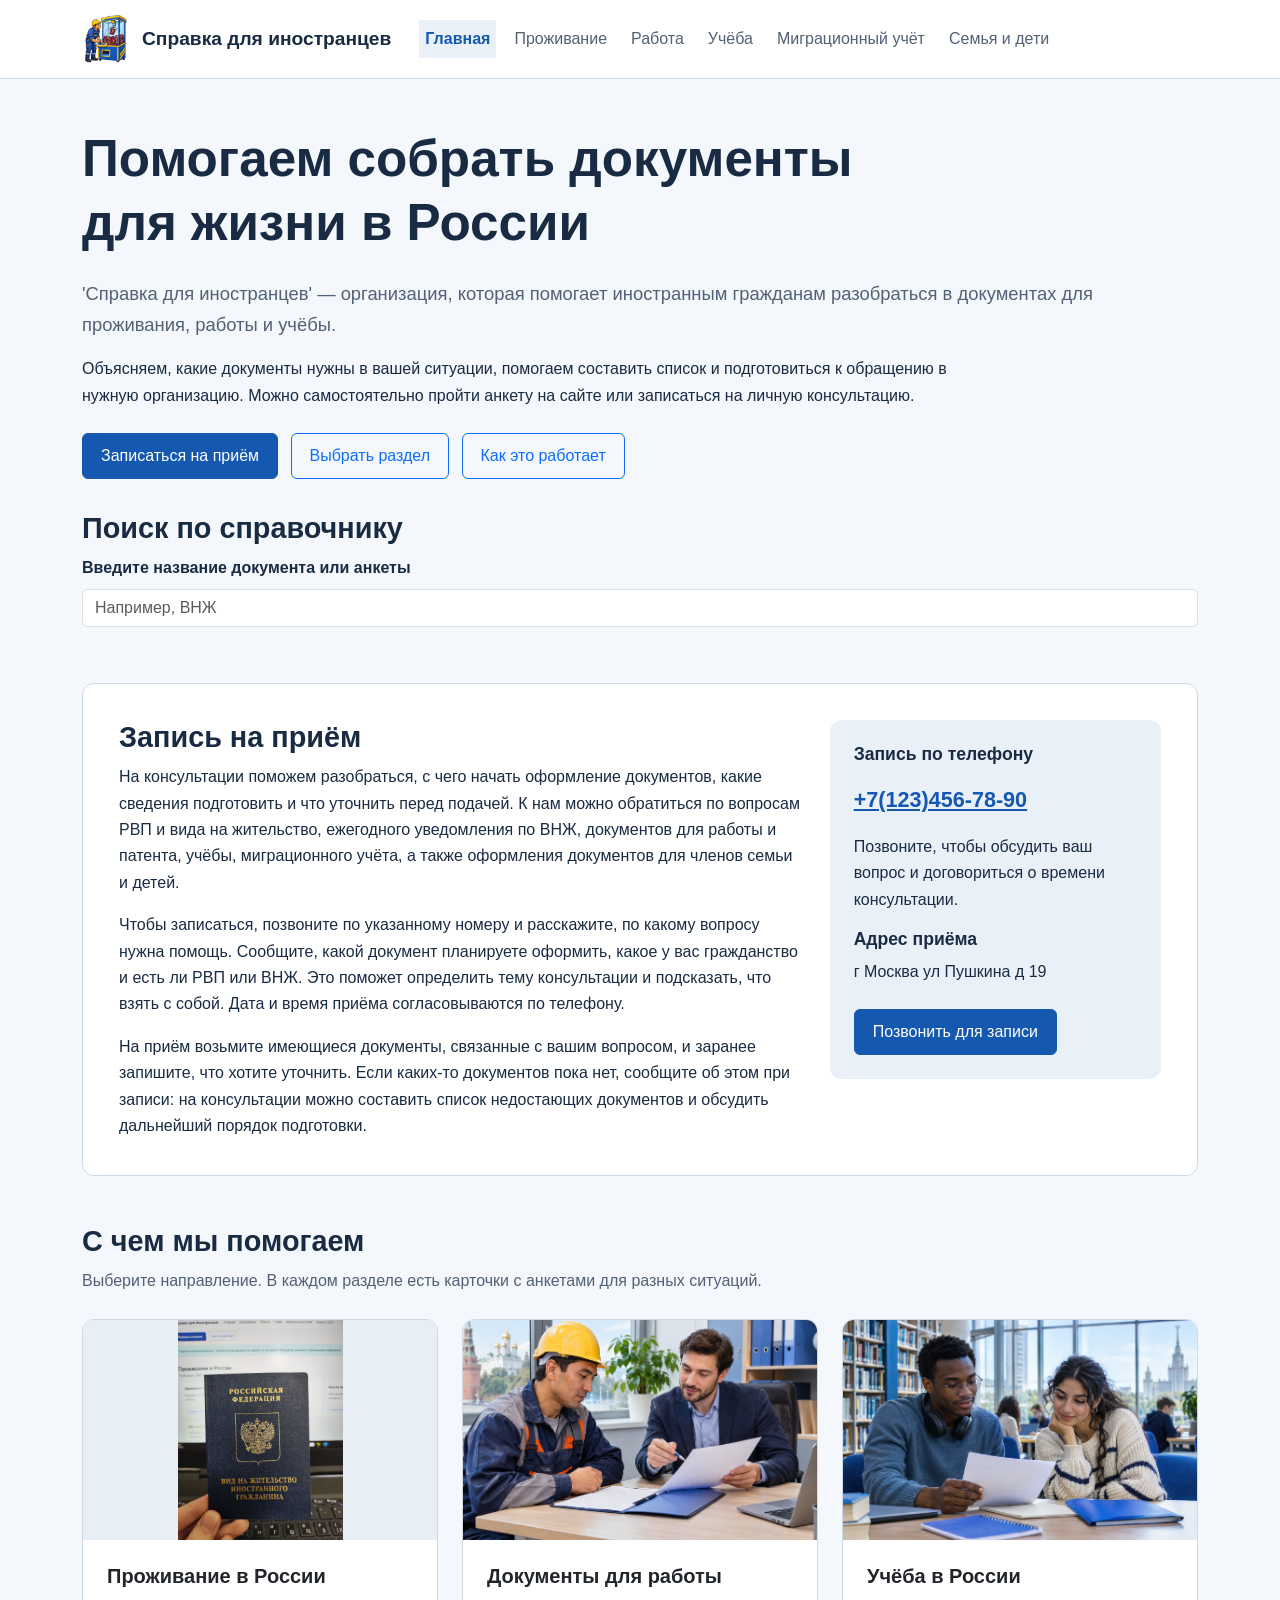
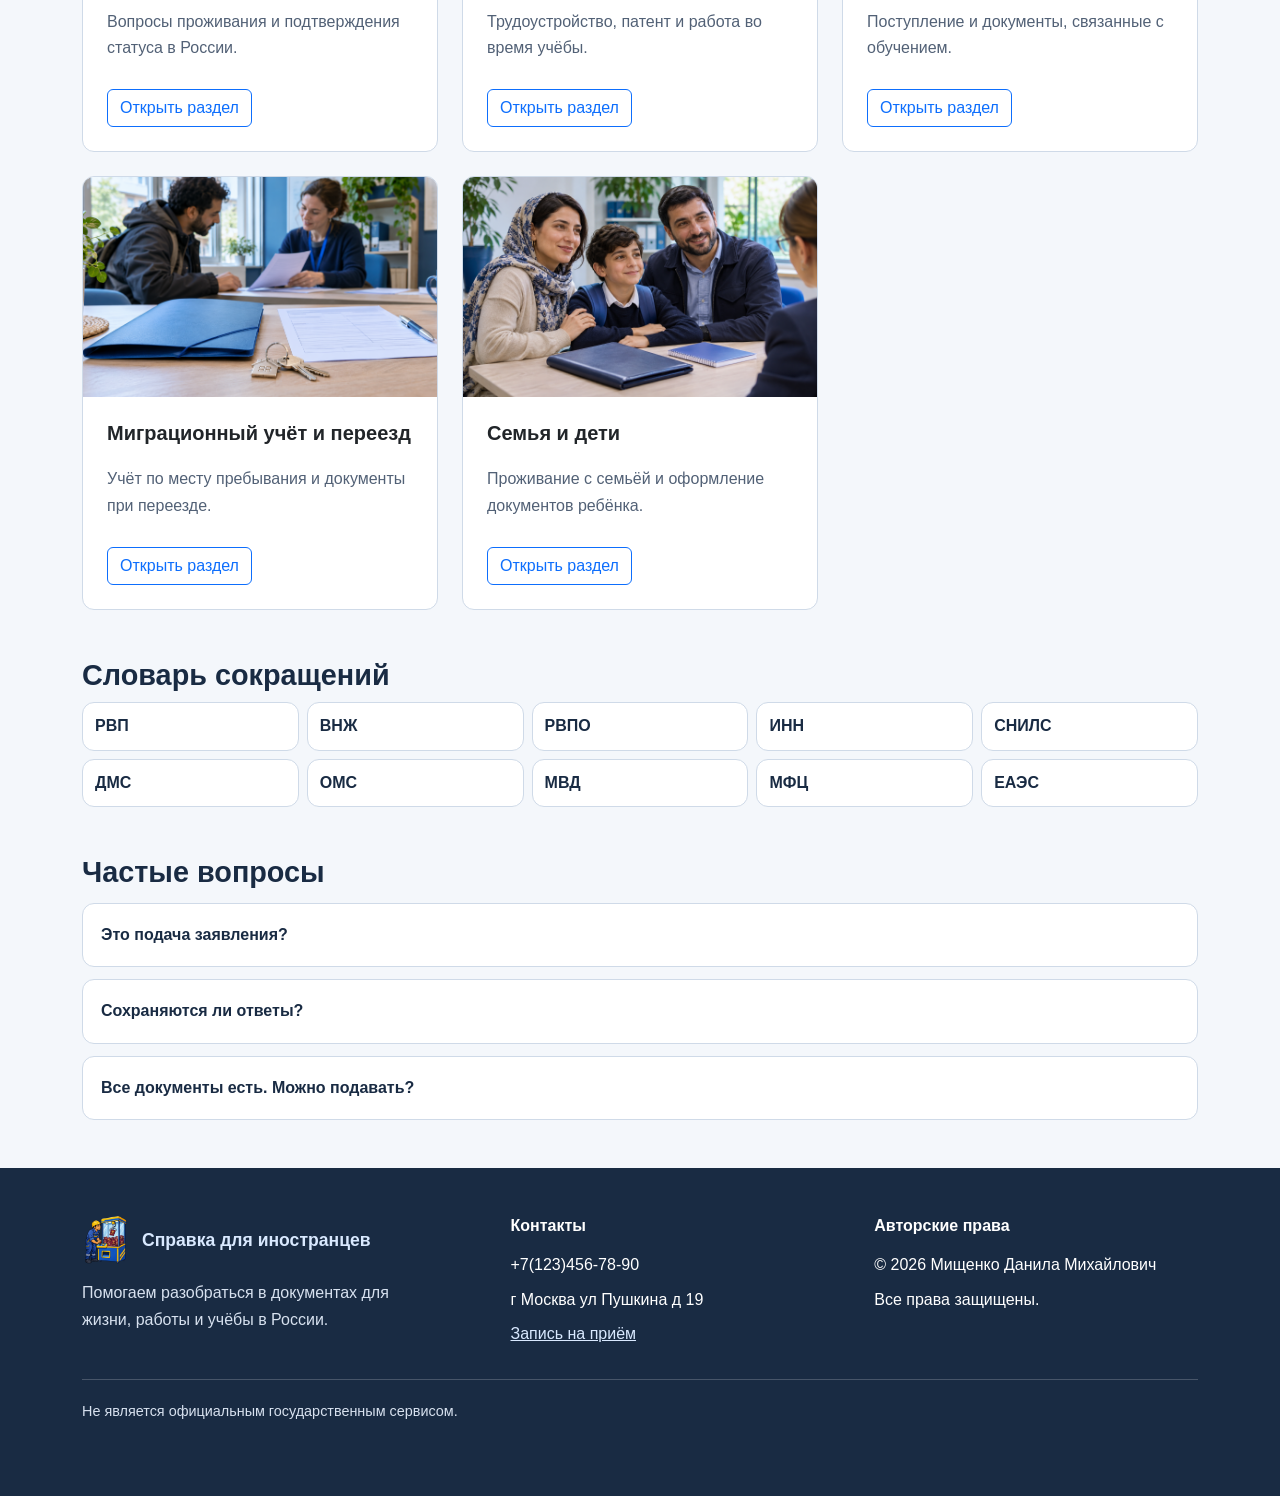
<file: index.html>
<!doctype html>
<html lang="ru">
  <head>
    <meta charset="utf-8" />
    <meta name="viewport" content="width=device-width, initial-scale=1" />
    <meta
      name="description"
      content="Главная. Помощь иностранным гражданам в подготовке документов для проживания, работы и учёбы."
    />
    <title>Главная — Справка для иностранцев</title>
    <link rel="icon" href="images/logo.png" type="image/png" />
    <link
      rel="stylesheet"
      href="https://cdn.jsdelivr.net/npm/bootstrap@5.3.8/dist/css/bootstrap.min.css"
    />
    <link rel="stylesheet" href="css/style.css?v=glossary-grid" />
    <script defer src="js/data.js"></script>
    <script defer src="js/rules.js"></script>
    <script defer src="js/main.js"></script>
  </head>
  <body id="top">
    <a class="skip-link" href="#main">Перейти к содержимому</a>
    <header class="site-header">
      <div class="container site-header__inner">
        <a class="site-header__brand" href="index.html">
          <img class="site-header__logo" src="images/logo.png" width="48" height="48" alt="" />
          <span>Справка для иностранцев</span>
        </a>
        <nav class="site-nav" aria-label="Основная навигация">
          <ul class="site-nav__list">
            <li class="site-nav__item">
              <a class="site-nav__link" href="index.html" aria-current="page">Главная</a>
            </li>
            <li class="site-nav__item">
              <a class="site-nav__link" href="residence.html">Проживание</a>
            </li>
            <li class="site-nav__item"><a class="site-nav__link" href="work.html">Работа</a></li>
            <li class="site-nav__item"><a class="site-nav__link" href="study.html">Учёба</a></li>
            <li class="site-nav__item">
              <a class="site-nav__link" href="registration.html">Миграционный учёт</a>
            </li>
            <li class="site-nav__item">
              <a class="site-nav__link" href="family.html">Семья и дети</a>
            </li>
          </ul>
        </nav>
      </div>
    </header>
    <main id="main" tabindex="-1">
      <section class="container hero">
        <h1>Помогаем собрать документы для жизни в России</h1>
        <p class="hero__text">
          'Справка для иностранцев' — организация, которая помогает иностранным гражданам
          разобраться в документах для проживания, работы и учёбы.
        </p>
        <p class="hero__description">
          Объясняем, какие документы нужны в вашей ситуации, помогаем составить список и
          подготовиться к обращению в нужную организацию. Можно самостоятельно пройти анкету на
          сайте или записаться на личную консультацию.
        </p>
        <a class="btn btn-primary button" href="#appointment">Записаться на приём</a>
        <a class="btn btn-outline-primary button" href="#directions">Выбрать раздел</a>
        <button class="btn btn-outline-primary button" id="open-help" type="button">
          Как это работает
        </button>
      </section>

      <section class="container section" aria-labelledby="search-title">
        <h2 id="search-title">Поиск по справочнику</h2>
        <label class="form-label" for="guide-search">Введите название документа или анкеты</label>
        <input class="form-control" id="guide-search" type="search" placeholder="Например, ВНЖ" />
        <p class="mt-2 mb-1" id="search-status" role="status"></p>
        <ul class="mb-0" id="search-results"></ul>
      </section>

      <section class="container section" id="appointment" aria-labelledby="appointment-title">
        <div class="appointment">
          <div class="row g-4">
            <div class="col-lg-8">
              <h2 id="appointment-title">Запись на приём</h2>
              <p>
                На консультации поможем разобраться, с чего начать оформление документов, какие
                сведения подготовить и что уточнить перед подачей. К нам можно обратиться по
                вопросам РВП и вида на жительство, ежегодного уведомления по ВНЖ, документов для
                работы и патента, учёбы, миграционного учёта, а также оформления документов для
                членов семьи и детей.
              </p>
              <p>
                Чтобы записаться, позвоните по указанному номеру и расскажите, по какому вопросу
                нужна помощь. Сообщите, какой документ планируете оформить, какое у вас гражданство
                и есть ли РВП или ВНЖ. Это поможет определить тему консультации и подсказать, что
                взять с собой. Дата и время приёма согласовываются по телефону.
              </p>
              <p class="mb-0">
                На приём возьмите имеющиеся документы, связанные с вашим вопросом, и заранее
                запишите, что хотите уточнить. Если каких-то документов пока нет, сообщите об этом
                при записи: на консультации можно составить список недостающих документов и обсудить
                дальнейший порядок подготовки.
              </p>
            </div>
            <div class="col-lg-4">
              <div class="appointment__contacts">
                <h3>Запись по телефону</h3>
                <a class="appointment__phone" href="tel:+71234567890">+7(123)456-78-90</a>
                <p>Позвоните, чтобы обсудить ваш вопрос и договориться о времени консультации.</p>
                <h3>Адрес приёма</h3>
                <p>г Москва ул Пушкина д 19</p>
                <a class="btn btn-primary button" href="tel:+71234567890">Позвонить для записи</a>
              </div>
            </div>
          </div>
        </div>
      </section>

      <section class="container section" id="directions">
        <h2>С чем мы помогаем</h2>
        <p class="section__description">
          Выберите направление. В каждом разделе есть карточки с анкетами для разных ситуаций.
        </p>
        <div class="row g-4">
          <div class="col-12 col-md-6 col-xl-4">
            <article class="card directory-card">
              <img
                class="directory-card__image directory-card__image--document"
                src="images/residence.jpg"
                alt="Обложка вида на жительство иностранного гражданина"
                loading="lazy"
                decoding="async"
              />
              <div class="card-body">
                <h3>Проживание в России</h3>
                <p>Вопросы проживания и подтверждения статуса в России.</p>
                <a class="btn btn-outline-primary" href="residence.html">Открыть раздел</a>
              </div>
            </article>
          </div>
          <div class="col-12 col-md-6 col-xl-4">
            <article class="card directory-card">
              <img
                class="directory-card__image"
                src="images/work.png"
                alt="Строитель обсуждает документы с консультантом"
                loading="lazy"
                decoding="async"
              />
              <div class="card-body">
                <h3>Документы для работы</h3>
                <p>Трудоустройство, патент и работа во время учёбы.</p>
                <a class="btn btn-outline-primary" href="work.html">Открыть раздел</a>
              </div>
            </article>
          </div>
          <div class="col-12 col-md-6 col-xl-4">
            <article class="card directory-card">
              <img
                class="directory-card__image"
                src="images/study.png"
                alt="Иностранные студенты с документами в библиотеке"
                loading="lazy"
                decoding="async"
              />
              <div class="card-body">
                <h3>Учёба в России</h3>
                <p>Поступление и документы, связанные с обучением.</p>
                <a class="btn btn-outline-primary" href="study.html">Открыть раздел</a>
              </div>
            </article>
          </div>
          <div class="col-12 col-md-6 col-xl-4">
            <article class="card directory-card">
              <img
                class="directory-card__image"
                src="images/registration.png"
                alt="Документы и ключи на столе консультанта"
                loading="lazy"
                decoding="async"
              />
              <div class="card-body">
                <h3>Миграционный учёт и переезд</h3>
                <p>Учёт по месту пребывания и документы при переезде.</p>
                <a class="btn btn-outline-primary" href="registration.html">Открыть раздел</a>
              </div>
            </article>
          </div>
          <div class="col-12 col-md-6 col-xl-4">
            <article class="card directory-card">
              <img
                class="directory-card__image"
                src="images/family.png"
                alt="Семья с ребёнком на консультации по документам"
                loading="lazy"
                decoding="async"
              />
              <div class="card-body">
                <h3>Семья и дети</h3>
                <p>Проживание с семьёй и оформление документов ребёнка.</p>
                <a class="btn btn-outline-primary" href="family.html">Открыть раздел</a>
              </div>
            </article>
          </div>
        </div>
      </section>
      <section class="container section faq" id="glossary">
        <h2>Словарь сокращений</h2>
        <div class="glossary__grid">
          <details>
            <summary>РВП</summary>
            <p>Разрешение на временное проживание.</p>
          </details>
          <details>
            <summary>ВНЖ</summary>
            <p>Вид на жительство.</p>
          </details>
          <details>
            <summary>РВПО</summary>
            <p>Разрешение на временное проживание в целях получения образования.</p>
          </details>
          <details>
            <summary>ИНН</summary>
            <p>Идентификационный номер налогоплательщика.</p>
          </details>
          <details>
            <summary>СНИЛС</summary>
            <p>Страховой номер индивидуального лицевого счёта.</p>
          </details>
          <details>
            <summary>ДМС</summary>
            <p>Добровольное медицинское страхование.</p>
          </details>
          <details>
            <summary>ОМС</summary>
            <p>Обязательное медицинское страхование.</p>
          </details>
          <details>
            <summary>МВД</summary>
            <p>Министерство внутренних дел.</p>
          </details>
          <details>
            <summary>МФЦ</summary>
            <p>Многофункциональный центр предоставления государственных и муниципальных услуг.</p>
          </details>
          <details>
            <summary>ЕАЭС</summary>
            <p>Евразийский экономический союз.</p>
          </details>
        </div>
      </section>
      <section class="container section faq">
        <h2>Частые вопросы</h2>
        <details>
          <summary>Это подача заявления?</summary>
          <p>
            Нет. Сайт помогает составить предварительный список документов по вашим ответам.
            Заявления и документы не отправляются. Полученный список можно использовать для
            подготовки к обращению в принимающую организацию.
          </p>
        </details>
        <details>
          <summary>Сохраняются ли ответы?</summary>
          <p>
            Ответы и отметки сохраняются в браузере на этом устройстве. При повторном открытии той
            же анкеты нажмите «Продолжить анкету». Кнопка «Начать заново» очищает сохранённые
            ответы. Краткий список недостающих документов можно скопировать в заметки.
          </p>
        </details>
        <details>
          <summary>Все документы есть. Можно подавать?</summary>
          <p>
            Перед подачей уточните требования и действительность документов в принимающей
            организации. Проверьте сроки действия, правильность заполнения и необходимость копий.
            Список на сайте носит справочный характер.
          </p>
        </details>
      </section>
    </main>
    <footer class="site-footer">
      <div class="container">
        <div class="site-footer__grid">
          <div>
            <a class="site-footer__brand" href="index.html">
              <img class="site-footer__logo" src="images/logo.png" width="48" height="48" alt="" />
              <span>Справка для иностранцев</span>
            </a>
            <p class="site-footer__description">
              Помогаем разобраться в документах для жизни, работы и учёбы в России.
            </p>
          </div>
          <div>
            <h2 class="site-footer__title">Контакты</h2>
            <p>+7(123)456-78-90</p>
            <p>г Москва ул Пушкина д 19</p>
            <p><a href="index.html#appointment">Запись на приём</a></p>
          </div>
          <div>
            <h2 class="site-footer__title">Авторские права</h2>
            <p>© 2026 Мищенко Данила Михайлович</p>
            <p>Все права защищены.</p>
          </div>
        </div>
        <div class="site-footer__bottom">
          <p>Не является официальным государственным сервисом.</p>
        </div>
      </div>
    </footer>
    <a class="back-to-top" href="#top" aria-label="Вернуться наверх" title="Наверх" hidden>
      <span class="back-to-top__icon" aria-hidden="true"></span>
    </a>
    <dialog class="help-dialog" id="help-dialog" aria-labelledby="help-title">
      <h2 id="help-title">Как пользоваться справочником</h2>
      <p>
        Выберите раздел и откройте карточку. Анкета откроется на отдельной странице. Ответьте на
        вопросы. Напротив каждого документа выберите 'Есть' или 'Нет'. Нажмите 'Ответ'.
      </p>
      <p>
        В результате появятся шкала готовности и краткий список недостающих документов.
        Отмечайте готовые документы прямо в результате. Если измените ответы на вопросы,
        нажмите 'Ответ' снова.
      </p>

      <form method="dialog"><button class="btn btn-primary" type="submit">Закрыть</button></form>
    </dialog>
  </body>
</html>
</file>
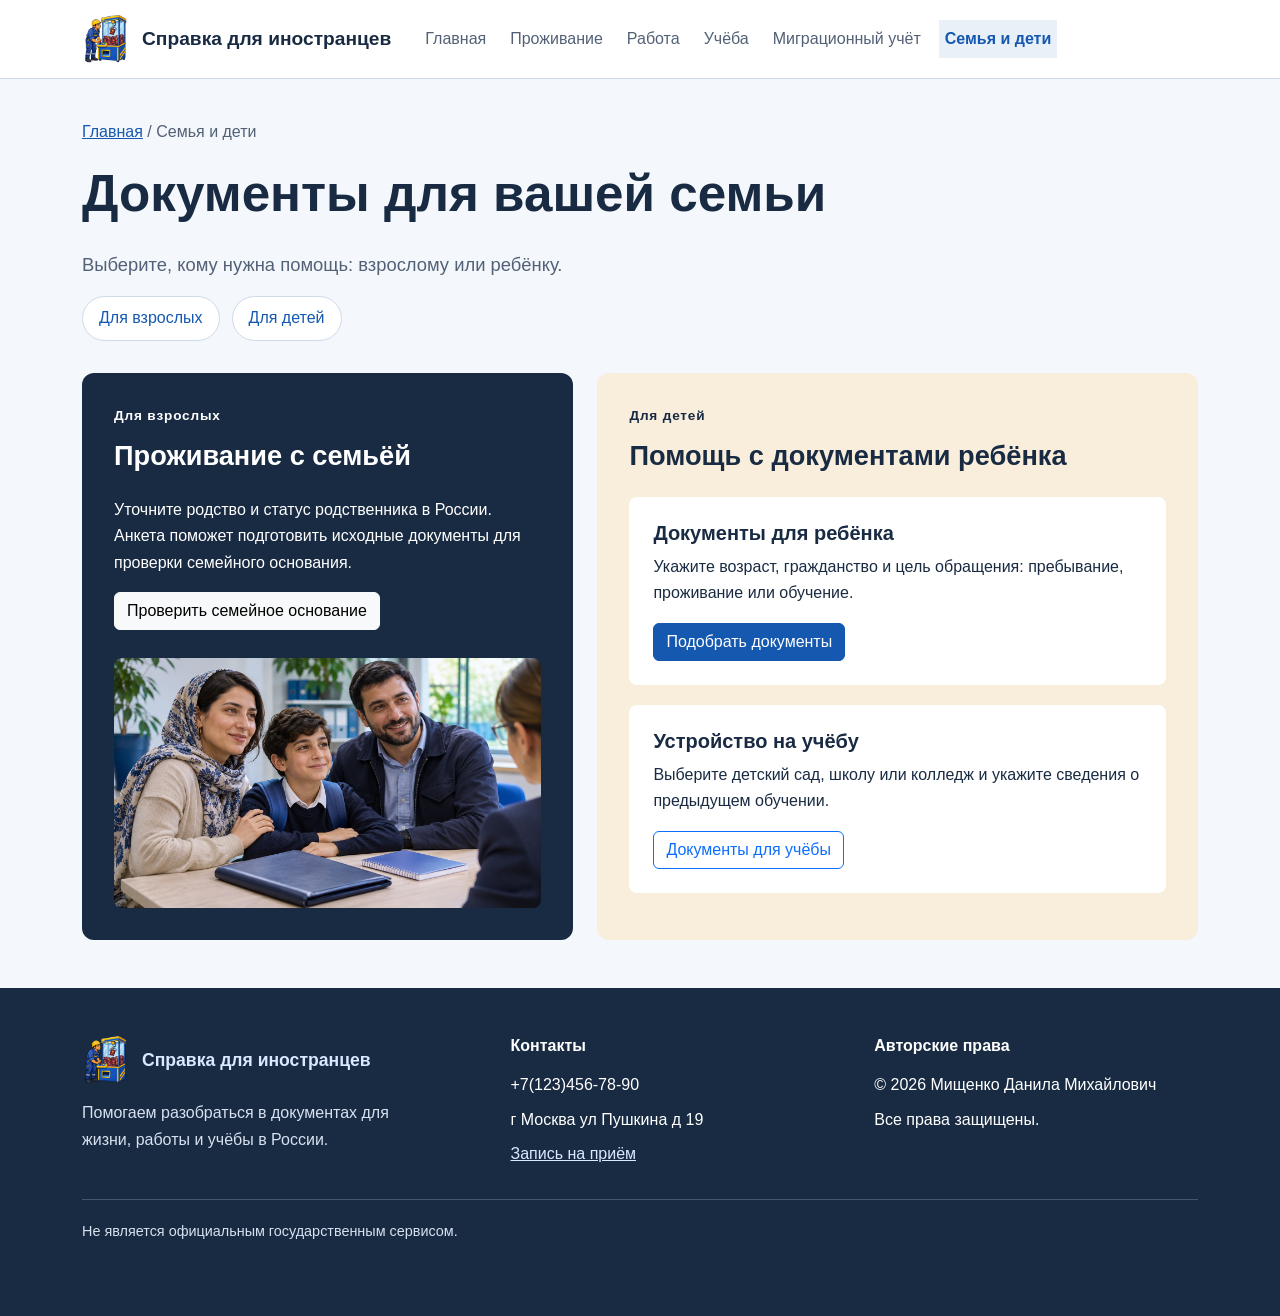
<file: family.html>
<!doctype html>
<html lang="ru">
  <head>
    <meta charset="utf-8" />
    <meta name="viewport" content="width=device-width, initial-scale=1" />
    <meta
      name="description"
      content="Семья и дети. Помощь иностранным гражданам в подготовке документов для проживания, работы и учёбы."
    />
    <title>Семья и дети — Справка для иностранцев</title>
    <link rel="icon" href="images/logo.png" type="image/png" />
    <link
      rel="stylesheet"
      href="https://cdn.jsdelivr.net/npm/bootstrap@5.3.8/dist/css/bootstrap.min.css"
    />
    <link rel="stylesheet" href="css/style.css" />
    <script defer src="js/data.js"></script>
    <script defer src="js/rules.js"></script>
    <script defer src="js/main.js"></script>
  </head>
  <body id="top">
    <a class="skip-link" href="#main">Перейти к содержимому</a>
    <header class="site-header">
      <div class="container site-header__inner">
        <a class="site-header__brand" href="index.html">
          <img class="site-header__logo" src="images/logo.png" width="48" height="48" alt="" />
          <span>Справка для иностранцев</span>
        </a>
        <nav class="site-nav" aria-label="Основная навигация">
          <ul class="site-nav__list">
            <li class="site-nav__item"><a class="site-nav__link" href="index.html">Главная</a></li>
            <li class="site-nav__item">
              <a class="site-nav__link" href="residence.html">Проживание</a>
            </li>
            <li class="site-nav__item"><a class="site-nav__link" href="work.html">Работа</a></li>
            <li class="site-nav__item"><a class="site-nav__link" href="study.html">Учёба</a></li>
            <li class="site-nav__item">
              <a class="site-nav__link" href="registration.html">Миграционный учёт</a>
            </li>
            <li class="site-nav__item">
              <a class="site-nav__link" href="family.html" aria-current="page">Семья и дети</a>
            </li>
          </ul>
        </nav>
      </div>
    </header>
    <main id="main" tabindex="-1">
      <section class="container page-intro">
        <p class="breadcrumbs">
          <a href="index.html">Главная</a>
          / Семья и дети
        </p>
        <h1>Документы для вашей семьи</h1>
        <p class="hero__text">Выберите, кому нужна помощь: взрослому или ребёнку.</p>
        <div class="family-switch">
          <a href="#adults">Для взрослых</a>
          <a href="#children">Для детей</a>
        </div>
      </section>
      <div class="container section family-layout">
        <section class="family-zone family-zone--adults" id="adults" aria-labelledby="adults-title">
          <p class="page-label">Для взрослых</p>
          <h2 id="adults-title">Проживание с семьёй</h2>
          <p>
            Уточните родство и статус родственника в России. Анкета поможет подготовить исходные
            документы для проверки семейного основания.
          </p>
          <a class="btn btn-light" href="questionnaire.html?card=family-stay" data-questionnaire>
            Проверить семейное основание
          </a>
          <img
            src="images/family.png"
            alt="Семья с ребёнком на консультации"
            width="600"
            height="400"
            loading="lazy"
          />
        </section>
        <section
          class="family-zone family-zone--children"
          id="children"
          aria-labelledby="children-title"
        >
          <p class="page-label">Для детей</p>
          <h2 id="children-title">Помощь с документами ребёнка</h2>
          <article class="family-child">
            <h3>Документы для ребёнка</h3>
            <p>
              Укажите возраст, гражданство и цель обращения: пребывание, проживание или обучение.
            </p>
            <a class="btn btn-primary" href="questionnaire.html?card=child" data-questionnaire>
              Подобрать документы
            </a>
          </article>
          <article class="family-child">
            <h3>Устройство на учёбу</h3>
            <p>Выберите детский сад, школу или колледж и укажите сведения о предыдущем обучении.</p>
            <a
              class="btn btn-outline-primary"
              href="questionnaire.html?card=child-study"
              data-questionnaire
            >
              Документы для учёбы
            </a>
          </article>
        </section>
      </div>
    </main>
    <footer class="site-footer">
      <div class="container">
        <div class="site-footer__grid">
          <div>
            <a class="site-footer__brand" href="index.html">
              <img class="site-footer__logo" src="images/logo.png" width="48" height="48" alt="" />
              <span>Справка для иностранцев</span>
            </a>
            <p class="site-footer__description">
              Помогаем разобраться в документах для жизни, работы и учёбы в России.
            </p>
          </div>
          <div>
            <h2 class="site-footer__title">Контакты</h2>
            <p>+7(123)456-78-90</p>
            <p>г Москва ул Пушкина д 19</p>
            <p><a href="index.html#appointment">Запись на приём</a></p>
          </div>
          <div>
            <h2 class="site-footer__title">Авторские права</h2>
            <p>© 2026 Мищенко Данила Михайлович</p>
            <p>Все права защищены.</p>
          </div>
        </div>
        <div class="site-footer__bottom">
          <p>Не является официальным государственным сервисом.</p>
        </div>
      </div>
    </footer>
    <a class="back-to-top" href="#top" aria-label="Вернуться наверх" title="Наверх" hidden>
      <span class="back-to-top__icon" aria-hidden="true"></span>
    </a>
  </body>
</html>
</file>
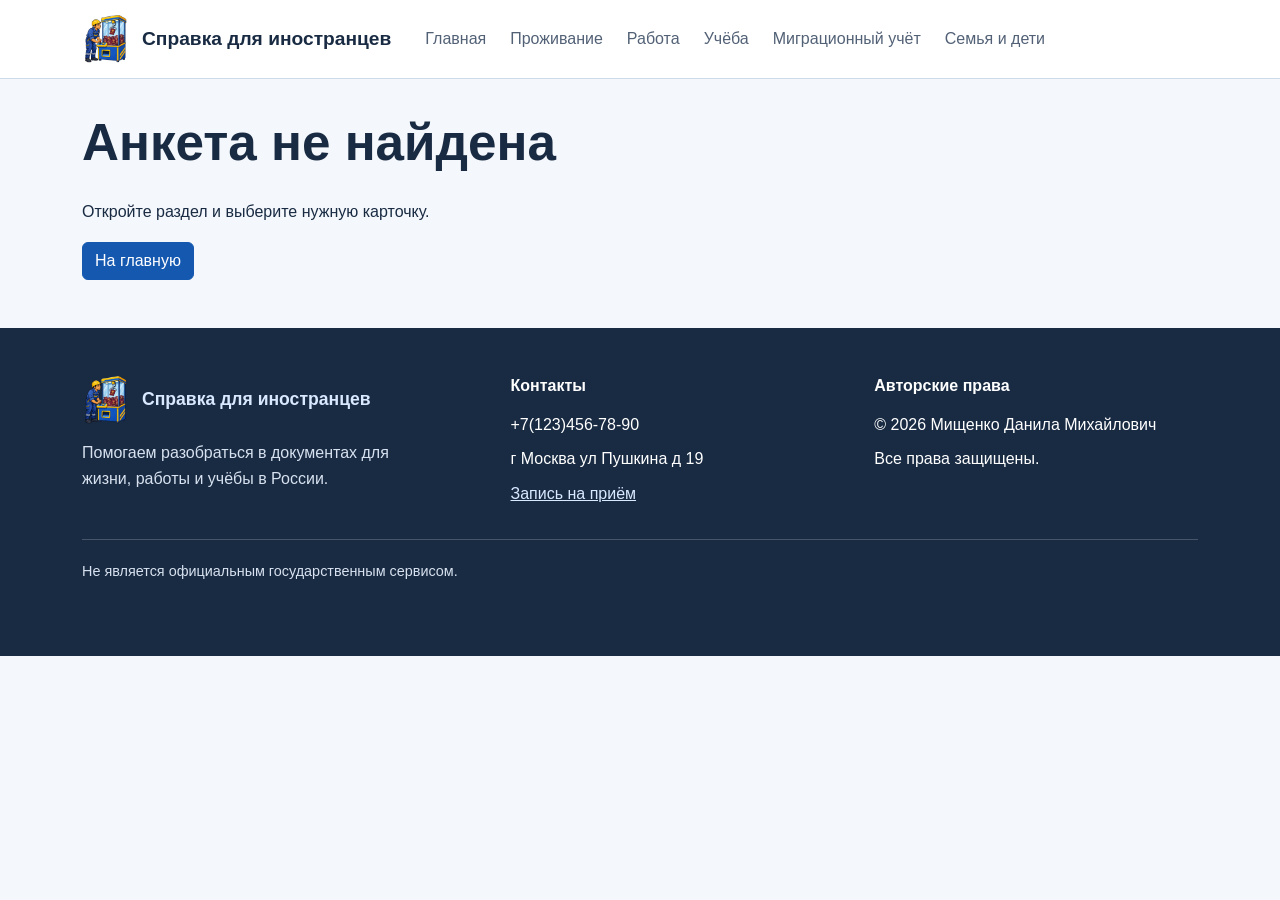
<file: questionnaire.html>
<!doctype html>
<html lang="ru">
  <head>
    <meta charset="utf-8" />
    <meta name="viewport" content="width=device-width, initial-scale=1" />
    <meta
      name="description"
      content="Анкета. Помощь иностранным гражданам в подготовке документов для проживания, работы и учёбы."
    />
    <title>Анкета — Справка для иностранцев</title>
    <link rel="icon" href="images/logo.png" type="image/png" />
    <link
      rel="stylesheet"
      href="https://cdn.jsdelivr.net/npm/bootstrap@5.3.8/dist/css/bootstrap.min.css"
    />
    <link rel="stylesheet" href="css/style.css" />
    <script defer src="js/data.js"></script>
    <script defer src="js/rules.js"></script>
    <script defer src="js/main.js"></script>
  </head>
  <body id="top">
    <a class="skip-link" href="#main">Перейти к содержимому</a>
    <header class="site-header">
      <div class="container site-header__inner">
        <a class="site-header__brand" href="index.html">
          <img class="site-header__logo" src="images/logo.png" width="48" height="48" alt="" />
          <span>Справка для иностранцев</span>
        </a>
        <nav class="site-nav" aria-label="Основная навигация">
          <ul class="site-nav__list">
            <li class="site-nav__item"><a class="site-nav__link" href="index.html">Главная</a></li>
            <li class="site-nav__item">
              <a class="site-nav__link" href="residence.html">Проживание</a>
            </li>
            <li class="site-nav__item"><a class="site-nav__link" href="work.html">Работа</a></li>
            <li class="site-nav__item"><a class="site-nav__link" href="study.html">Учёба</a></li>
            <li class="site-nav__item">
              <a class="site-nav__link" href="registration.html">Миграционный учёт</a>
            </li>
            <li class="site-nav__item">
              <a class="site-nav__link" href="family.html">Семья и дети</a>
            </li>
          </ul>
        </nav>
      </div>
    </header>
    <main id="main" tabindex="-1">
      <div class="container section questionnaire-page">
        <section
          class="questionnaire"
          id="questionnaire"
          aria-labelledby="questionnaire-title"
          hidden
        >
          <div class="questionnaire__header">
            <h1 id="questionnaire-title" tabindex="-1"></h1>
            <a class="btn btn-outline-secondary" id="back-to-section" href="index.html">
              Назад в раздел
            </a>
          </div>
          <div class="mb-3" id="draft-actions" hidden>
            <button class="btn btn-outline-primary" id="resume-draft" type="button">
              Продолжить анкету
            </button>
            <button class="btn btn-outline-secondary" id="reset-draft" type="button">
              Начать заново
            </button>
          </div>
          <form id="guide-form">
            <fieldset class="questionnaire__fields">
              <legend>Ответьте на вопросы</legend>
              <div class="row g-3" id="questions"></div>
            </fieldset>
            <fieldset class="document-list">
              <legend>Какие документы уже есть?</legend>
              <p id="documents-hint">Сначала ответьте на все вопросы.</p>
              <div id="document-choices"></div>
            </fieldset>
            <button class="btn btn-primary button" id="answer-button" type="submit" disabled>
              Ответ
            </button>
          </form>
          <div class="result" id="result" hidden>
            <h2 id="result-title" tabindex="-1">Для оформления вам нужно</h2>
            <p id="result-count" role="status"></p>
            <progress
              class="result__progress"
              id="result-progress"
              aria-label="Прогресс сбора документов"
            ></progress>
            <section class="result__missing" aria-labelledby="missing-title">
              <h3 id="missing-title">Что ещё нужно подготовить или уточнить</h3>
              <ul id="missing-documents"></ul>
              <p id="missing-empty" hidden>Все документы из списка отмечены как готовые.</p>
              <button class="btn btn-outline-primary" id="copy-missing" type="button">
                Скопировать список
              </button>
              <p class="mb-0" id="copy-status" role="status"></p>
            </section>
            <div class="alert alert-warning" id="result-notes"></div>
            <div id="result-documents"></div>
          </div>
        </section>
        <section id="not-found" hidden>
          <h1>Анкета не найдена</h1>
          <p>Откройте раздел и выберите нужную карточку.</p>
          <a class="btn btn-primary" href="index.html">На главную</a>
        </section>
      </div>
    </main>
    <footer class="site-footer">
      <div class="container">
        <div class="site-footer__grid">
          <div>
            <a class="site-footer__brand" href="index.html">
              <img class="site-footer__logo" src="images/logo.png" width="48" height="48" alt="" />
              <span>Справка для иностранцев</span>
            </a>
            <p class="site-footer__description">
              Помогаем разобраться в документах для жизни, работы и учёбы в России.
            </p>
          </div>
          <div>
            <h2 class="site-footer__title">Контакты</h2>
            <p>+7(123)456-78-90</p>
            <p>г Москва ул Пушкина д 19</p>
            <p><a href="index.html#appointment">Запись на приём</a></p>
          </div>
          <div>
            <h2 class="site-footer__title">Авторские права</h2>
            <p>© 2026 Мищенко Данила Михайлович</p>
            <p>Все права защищены.</p>
          </div>
        </div>
        <div class="site-footer__bottom">
          <p>Не является официальным государственным сервисом.</p>
        </div>
      </div>
    </footer>
    <a class="back-to-top" href="#top" aria-label="Вернуться наверх" title="Наверх" hidden>
      <span class="back-to-top__icon" aria-hidden="true"></span>
    </a>
  </body>
</html>
</file>
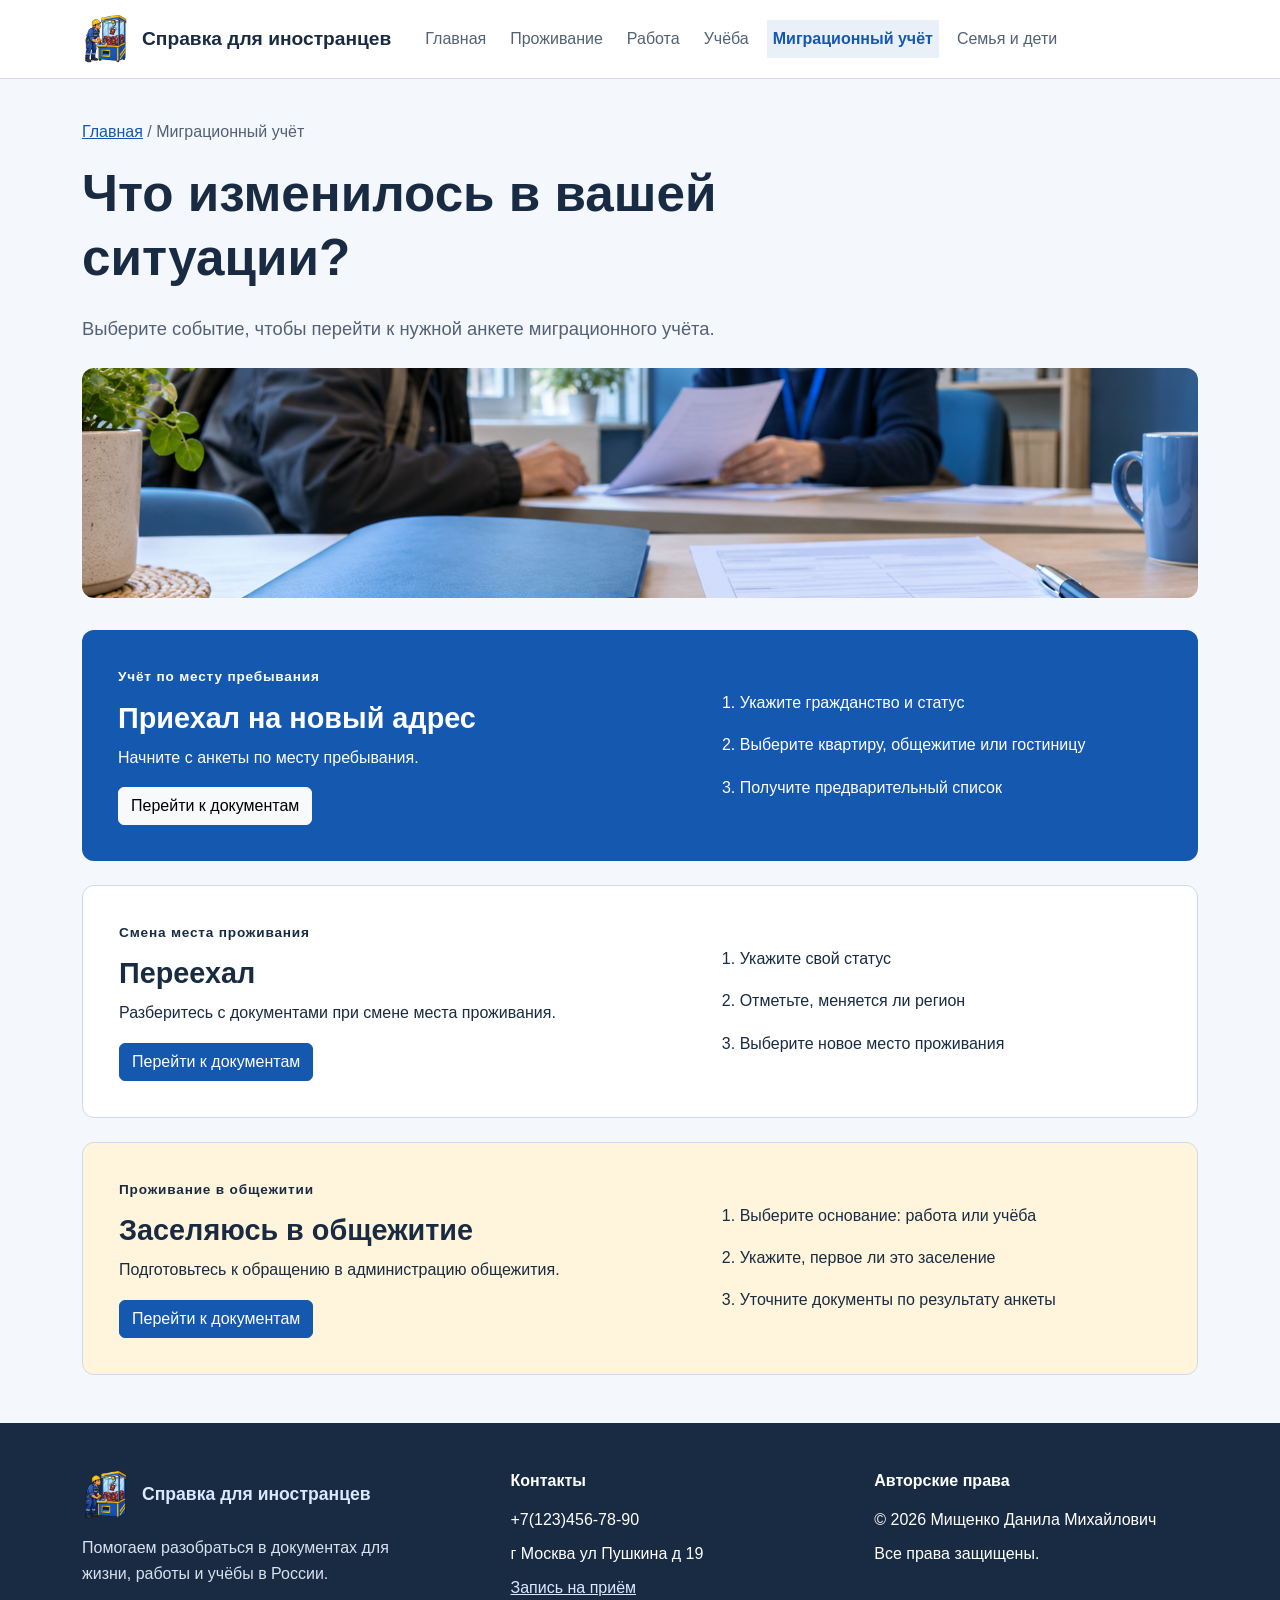
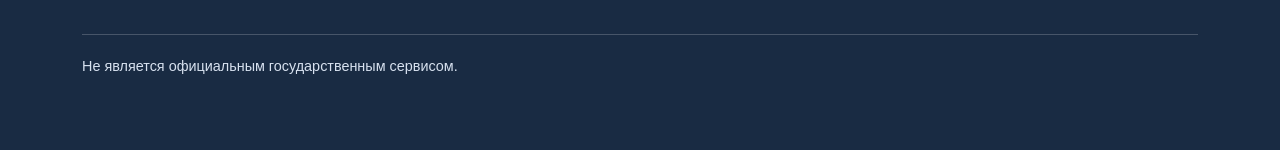
<file: registration.html>
<!doctype html>
<html lang="ru">
  <head>
    <meta charset="utf-8" />
    <meta name="viewport" content="width=device-width, initial-scale=1" />
    <meta
      name="description"
      content="Миграционный учёт и переезд. Помощь иностранным гражданам в подготовке документов для проживания, работы и учёбы."
    />
    <title>Миграционный учёт и переезд — Справка для иностранцев</title>
    <link rel="icon" href="images/logo.png" type="image/png" />
    <link
      rel="stylesheet"
      href="https://cdn.jsdelivr.net/npm/bootstrap@5.3.8/dist/css/bootstrap.min.css"
    />
    <link rel="stylesheet" href="css/style.css" />
    <script defer src="js/data.js"></script>
    <script defer src="js/rules.js"></script>
    <script defer src="js/main.js"></script>
  </head>
  <body id="top">
    <a class="skip-link" href="#main">Перейти к содержимому</a>
    <header class="site-header">
      <div class="container site-header__inner">
        <a class="site-header__brand" href="index.html">
          <img class="site-header__logo" src="images/logo.png" width="48" height="48" alt="" />
          <span>Справка для иностранцев</span>
        </a>
        <nav class="site-nav" aria-label="Основная навигация">
          <ul class="site-nav__list">
            <li class="site-nav__item"><a class="site-nav__link" href="index.html">Главная</a></li>
            <li class="site-nav__item">
              <a class="site-nav__link" href="residence.html">Проживание</a>
            </li>
            <li class="site-nav__item"><a class="site-nav__link" href="work.html">Работа</a></li>
            <li class="site-nav__item"><a class="site-nav__link" href="study.html">Учёба</a></li>
            <li class="site-nav__item">
              <a class="site-nav__link" href="registration.html" aria-current="page">
                Миграционный учёт
              </a>
            </li>
            <li class="site-nav__item">
              <a class="site-nav__link" href="family.html">Семья и дети</a>
            </li>
          </ul>
        </nav>
      </div>
    </header>
    <main id="main" tabindex="-1">
      <section class="container page-intro">
        <p class="breadcrumbs">
          <a href="index.html">Главная</a>
          / Миграционный учёт
        </p>
        <h1>Что изменилось в вашей ситуации?</h1>
        <p class="hero__text">
          Выберите событие, чтобы перейти к нужной анкете миграционного учёта.
        </p>
        <img
          class="registration-banner"
          src="images/registration.png"
          alt="Документы и ключи для оформления нового адреса"
          width="1400"
          height="450"
        />
      </section>
      <section
        class="container section registration-board"
        aria-label="Ситуации миграционного учёта"
      >
        <article class="registration-scenario registration-scenario--1">
          <div>
            <p class="page-label">Учёт по месту пребывания</p>
            <h2>Приехал на новый адрес</h2>
            <p>Начните с анкеты по месту пребывания.</p>
            <a class="btn btn-light" href="questionnaire.html?card=arrival" data-questionnaire>
              Перейти к документам
            </a>
          </div>
          <ol class="registration-scenario__steps">
            <li>Укажите гражданство и статус</li>
            <li>Выберите квартиру, общежитие или гостиницу</li>
            <li>Получите предварительный список</li>
          </ol>
        </article>
        <article class="registration-scenario registration-scenario--2">
          <div>
            <p class="page-label">Смена места проживания</p>
            <h2>Переехал</h2>
            <p>Разберитесь с документами при смене места проживания.</p>
            <a class="btn btn-primary" href="questionnaire.html?card=move" data-questionnaire>
              Перейти к документам
            </a>
          </div>
          <ol class="registration-scenario__steps">
            <li>Укажите свой статус</li>
            <li>Отметьте, меняется ли регион</li>
            <li>Выберите новое место проживания</li>
          </ol>
        </article>
        <article class="registration-scenario registration-scenario--3">
          <div>
            <p class="page-label">Проживание в общежитии</p>
            <h2>Заселяюсь в общежитие</h2>
            <p>Подготовьтесь к обращению в администрацию общежития.</p>
            <a class="btn btn-primary" href="questionnaire.html?card=dorm" data-questionnaire>
              Перейти к документам
            </a>
          </div>
          <ol class="registration-scenario__steps">
            <li>Выберите основание: работа или учёба</li>
            <li>Укажите, первое ли это заселение</li>
            <li>Уточните документы по результату анкеты</li>
          </ol>
        </article>
      </section>
    </main>
    <footer class="site-footer">
      <div class="container">
        <div class="site-footer__grid">
          <div>
            <a class="site-footer__brand" href="index.html">
              <img class="site-footer__logo" src="images/logo.png" width="48" height="48" alt="" />
              <span>Справка для иностранцев</span>
            </a>
            <p class="site-footer__description">
              Помогаем разобраться в документах для жизни, работы и учёбы в России.
            </p>
          </div>
          <div>
            <h2 class="site-footer__title">Контакты</h2>
            <p>+7(123)456-78-90</p>
            <p>г Москва ул Пушкина д 19</p>
            <p><a href="index.html#appointment">Запись на приём</a></p>
          </div>
          <div>
            <h2 class="site-footer__title">Авторские права</h2>
            <p>© 2026 Мищенко Данила Михайлович</p>
            <p>Все права защищены.</p>
          </div>
        </div>
        <div class="site-footer__bottom">
          <p>Не является официальным государственным сервисом.</p>
        </div>
      </div>
    </footer>
    <a class="back-to-top" href="#top" aria-label="Вернуться наверх" title="Наверх" hidden>
      <span class="back-to-top__icon" aria-hidden="true"></span>
    </a>
  </body>
</html>
</file>
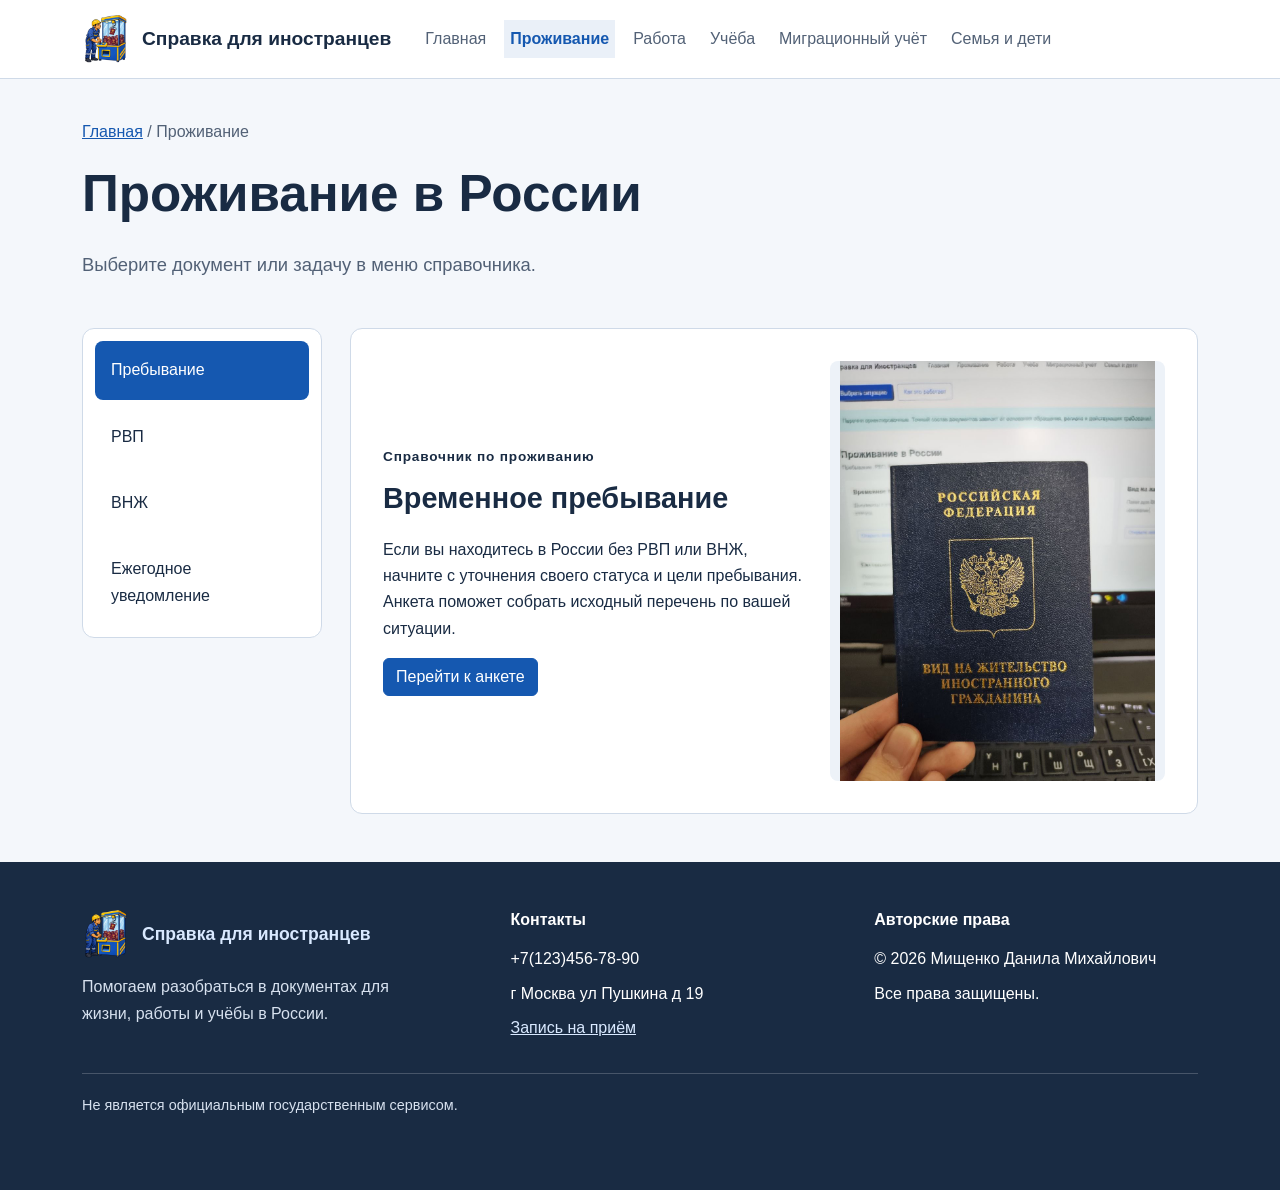
<file: residence.html>
<!doctype html>
<html lang="ru">
  <head>
    <meta charset="utf-8" />
    <meta name="viewport" content="width=device-width, initial-scale=1" />
    <meta
      name="description"
      content="Проживание в России. Помощь иностранным гражданам в подготовке документов для проживания, работы и учёбы."
    />
    <title>Проживание в России — Справка для иностранцев</title>
    <link rel="icon" href="images/logo.png" type="image/png" />
    <link
      rel="stylesheet"
      href="https://cdn.jsdelivr.net/npm/bootstrap@5.3.8/dist/css/bootstrap.min.css"
    />
    <link rel="stylesheet" href="css/style.css" />
    <script defer src="js/data.js"></script>
    <script defer src="js/rules.js"></script>
    <script defer src="js/main.js"></script>
  </head>
  <body id="top">
    <a class="skip-link" href="#main">Перейти к содержимому</a>
    <header class="site-header">
      <div class="container site-header__inner">
        <a class="site-header__brand" href="index.html">
          <img class="site-header__logo" src="images/logo.png" width="48" height="48" alt="" />
          <span>Справка для иностранцев</span>
        </a>
        <nav class="site-nav" aria-label="Основная навигация">
          <ul class="site-nav__list">
            <li class="site-nav__item"><a class="site-nav__link" href="index.html">Главная</a></li>
            <li class="site-nav__item">
              <a class="site-nav__link" href="residence.html" aria-current="page">Проживание</a>
            </li>
            <li class="site-nav__item"><a class="site-nav__link" href="work.html">Работа</a></li>
            <li class="site-nav__item"><a class="site-nav__link" href="study.html">Учёба</a></li>
            <li class="site-nav__item">
              <a class="site-nav__link" href="registration.html">Миграционный учёт</a>
            </li>
            <li class="site-nav__item">
              <a class="site-nav__link" href="family.html">Семья и дети</a>
            </li>
          </ul>
        </nav>
      </div>
    </header>
    <main id="main" tabindex="-1">
      <section class="container page-intro">
        <p class="breadcrumbs">
          <a href="index.html">Главная</a>
          / Проживание
        </p>
        <h1>Проживание в России</h1>
        <p class="hero__text">Выберите документ или задачу в меню справочника.</p>
      </section>
      <section class="container section residence-layout" aria-label="Справочник по проживанию">
        <nav class="residence-menu" aria-label="Темы проживания">
          <button
            class="residence-menu__button"
            type="button"
            data-topic="stay"
            aria-controls="topic-stay"
            aria-pressed="true"
          >
            Пребывание
          </button>
          <button
            class="residence-menu__button"
            type="button"
            data-topic="rvp"
            aria-controls="topic-rvp"
            aria-pressed="false"
          >
            РВП
          </button>
          <button
            class="residence-menu__button"
            type="button"
            data-topic="vnzh"
            aria-controls="topic-vnzh"
            aria-pressed="false"
          >
            ВНЖ
          </button>
          <button
            class="residence-menu__button"
            type="button"
            data-topic="vnzh-annual"
            aria-controls="topic-vnzh-annual"
            aria-pressed="false"
          >
            Ежегодное уведомление
          </button>
        </nav>
        <div class="residence-content">
          <article class="residence-panel" id="topic-stay" aria-labelledby="topic-title-stay">
            <div class="residence-panel__text">
              <p class="page-label">Справочник по проживанию</p>
              <h2 id="topic-title-stay">Временное пребывание</h2>
              <p>
                Если вы находитесь в России без РВП или ВНЖ, начните с уточнения своего статуса и
                цели пребывания. Анкета поможет собрать исходный перечень по вашей ситуации.
              </p>
              <a class="btn btn-primary" href="questionnaire.html?card=stay" data-questionnaire>
                Перейти к анкете
              </a>
            </div>
            <img
              class="residence-panel__photo"
              src="images/residence.jpg"
              alt="Обложка вида на жительство иностранного гражданина"
              width="480"
              height="640"
            />
          </article>
          <article class="residence-panel" id="topic-rvp" aria-labelledby="topic-title-rvp" hidden>
            <div class="residence-panel__text">
              <p class="page-label">Справочник по проживанию</p>
              <h2 id="topic-title-rvp">Разрешение на временное проживание</h2>
              <p>
                РВП связано с конкретным основанием обращения. Выберите предполагаемое основание и
                укажите, для кого оформляются документы, чтобы получить предварительный список.
              </p>
              <a class="btn btn-primary" href="questionnaire.html?card=rvp" data-questionnaire>
                Перейти к анкете
              </a>
            </div>
            <img
              class="residence-panel__photo"
              src="images/residence.jpg"
              alt="Обложка вида на жительство иностранного гражданина"
              width="480"
              height="640"
            />
          </article>
          <article
            class="residence-panel"
            id="topic-vnzh"
            aria-labelledby="topic-title-vnzh"
            hidden
          >
            <div class="residence-panel__text">
              <p class="page-label">Справочник по проживанию</p>
              <h2 id="topic-title-vnzh">Вид на жительство</h2>
              <p>
                Для получения вида на жительство важны действующий статус и основание обращения. В
                анкете можно выбрать общий порядок, семейное или образовательное основание.
              </p>
              <a class="btn btn-primary" href="questionnaire.html?card=vnzh" data-questionnaire>
                Перейти к анкете
              </a>
            </div>
            <img
              class="residence-panel__photo"
              src="images/residence.jpg"
              alt="Обложка вида на жительство иностранного гражданина"
              width="480"
              height="640"
            />
          </article>
          <article
            class="residence-panel"
            id="topic-vnzh-annual"
            aria-labelledby="topic-title-vnzh-annual"
            hidden
          >
            <div class="residence-panel__text">
              <p class="page-label">Справочник по проживанию</p>
              <h2 id="topic-title-vnzh-annual">Ежегодное уведомление по ВНЖ</h2>
              <p>
                Этот раздел предназначен для обладателей ВНЖ. Анкета учитывает, за кого подаётся
                уведомление, источник средств, выезды и очередной пятый год проживания.
              </p>
              <a
                class="btn btn-primary"
                href="questionnaire.html?card=vnzh-annual"
                data-questionnaire
              >
                Перейти к анкете
              </a>
            </div>
            <img
              class="residence-panel__photo"
              src="images/residence.jpg"
              alt="Обложка вида на жительство иностранного гражданина"
              width="480"
              height="640"
            />
          </article>
        </div>
      </section>
    </main>
    <footer class="site-footer">
      <div class="container">
        <div class="site-footer__grid">
          <div>
            <a class="site-footer__brand" href="index.html">
              <img class="site-footer__logo" src="images/logo.png" width="48" height="48" alt="" />
              <span>Справка для иностранцев</span>
            </a>
            <p class="site-footer__description">
              Помогаем разобраться в документах для жизни, работы и учёбы в России.
            </p>
          </div>
          <div>
            <h2 class="site-footer__title">Контакты</h2>
            <p>+7(123)456-78-90</p>
            <p>г Москва ул Пушкина д 19</p>
            <p><a href="index.html#appointment">Запись на приём</a></p>
          </div>
          <div>
            <h2 class="site-footer__title">Авторские права</h2>
            <p>© 2026 Мищенко Данила Михайлович</p>
            <p>Все права защищены.</p>
          </div>
        </div>
        <div class="site-footer__bottom">
          <p>Не является официальным государственным сервисом.</p>
        </div>
      </div>
    </footer>
    <a class="back-to-top" href="#top" aria-label="Вернуться наверх" title="Наверх" hidden>
      <span class="back-to-top__icon" aria-hidden="true"></span>
    </a>
  </body>
</html>
</file>
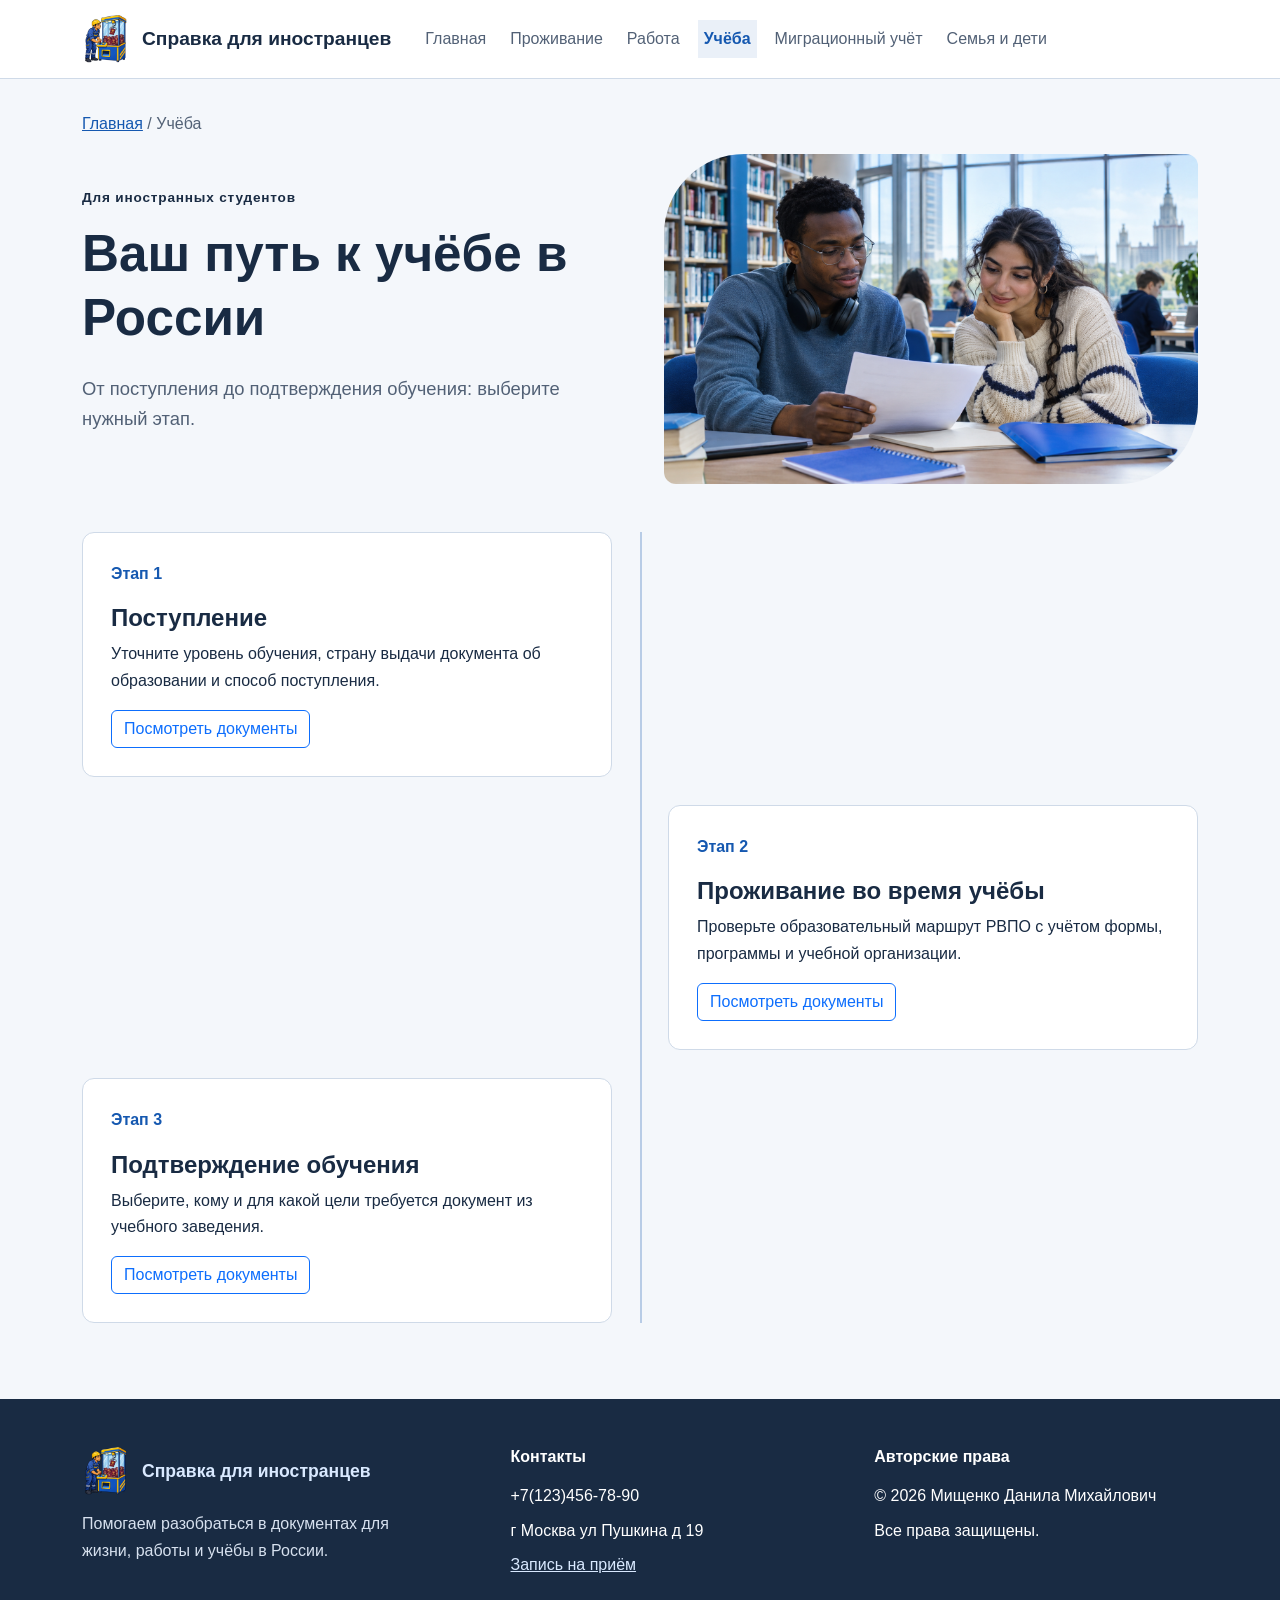
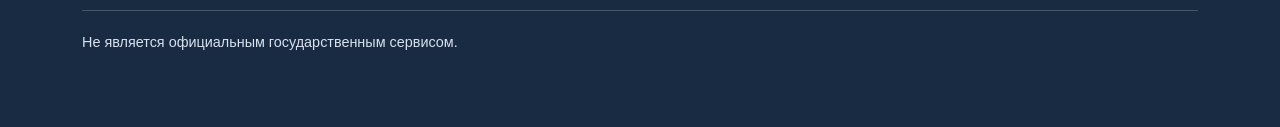
<file: study.html>
<!doctype html>
<html lang="ru">
  <head>
    <meta charset="utf-8" />
    <meta name="viewport" content="width=device-width, initial-scale=1" />
    <meta
      name="description"
      content="Учёба в России. Помощь иностранным гражданам в подготовке документов для проживания, работы и учёбы."
    />
    <title>Учёба в России — Справка для иностранцев</title>
    <link rel="icon" href="images/logo.png" type="image/png" />
    <link
      rel="stylesheet"
      href="https://cdn.jsdelivr.net/npm/bootstrap@5.3.8/dist/css/bootstrap.min.css"
    />
    <link rel="stylesheet" href="css/style.css" />
    <script defer src="js/data.js"></script>
    <script defer src="js/rules.js"></script>
    <script defer src="js/main.js"></script>
  </head>
  <body id="top">
    <a class="skip-link" href="#main">Перейти к содержимому</a>
    <header class="site-header">
      <div class="container site-header__inner">
        <a class="site-header__brand" href="index.html">
          <img class="site-header__logo" src="images/logo.png" width="48" height="48" alt="" />
          <span>Справка для иностранцев</span>
        </a>
        <nav class="site-nav" aria-label="Основная навигация">
          <ul class="site-nav__list">
            <li class="site-nav__item"><a class="site-nav__link" href="index.html">Главная</a></li>
            <li class="site-nav__item">
              <a class="site-nav__link" href="residence.html">Проживание</a>
            </li>
            <li class="site-nav__item"><a class="site-nav__link" href="work.html">Работа</a></li>
            <li class="site-nav__item">
              <a class="site-nav__link" href="study.html" aria-current="page">Учёба</a>
            </li>
            <li class="site-nav__item">
              <a class="site-nav__link" href="registration.html">Миграционный учёт</a>
            </li>
            <li class="site-nav__item">
              <a class="site-nav__link" href="family.html">Семья и дети</a>
            </li>
          </ul>
        </nav>
      </div>
    </header>
    <main id="main" tabindex="-1">
      <section class="container study-intro">
        <p class="breadcrumbs">
          <a href="index.html">Главная</a>
          / Учёба
        </p>
        <div class="study-intro__grid">
          <div>
            <p class="page-label">Для иностранных студентов</p>
            <h1>Ваш путь к учёбе в России</h1>
            <p class="hero__text">
              От поступления до подтверждения обучения: выберите нужный этап.
            </p>
          </div>
          <img
            src="images/study.png"
            alt="Иностранные студенты в университетской библиотеке"
            width="600"
            height="400"
          />
        </div>
      </section>
      <section class="container section" aria-label="Этапы подготовки к учёбе">
        <ol class="study-timeline">
          <li class="study-step">
            <p class="study-step__number">Этап 1</p>
            <h2>Поступление</h2>
            <p>
              Уточните уровень обучения, страну выдачи документа об образовании и способ
              поступления.
            </p>
            <a
              class="btn btn-outline-primary"
              href="questionnaire.html?card=admission"
              data-questionnaire
            >
              Посмотреть документы
            </a>
          </li>
          <li class="study-step">
            <p class="study-step__number">Этап 2</p>
            <h2>Проживание во время учёбы</h2>
            <p>
              Проверьте образовательный маршрут РВПО с учётом формы, программы и учебной
              организации.
            </p>
            <a
              class="btn btn-outline-primary"
              href="questionnaire.html?card=rvpo"
              data-questionnaire
            >
              Посмотреть документы
            </a>
          </li>
          <li class="study-step">
            <p class="study-step__number">Этап 3</p>
            <h2>Подтверждение обучения</h2>
            <p>Выберите, кому и для какой цели требуется документ из учебного заведения.</p>
            <a
              class="btn btn-outline-primary"
              href="questionnaire.html?card=study-proof"
              data-questionnaire
            >
              Посмотреть документы
            </a>
          </li>
        </ol>
      </section>
    </main>
    <footer class="site-footer">
      <div class="container">
        <div class="site-footer__grid">
          <div>
            <a class="site-footer__brand" href="index.html">
              <img class="site-footer__logo" src="images/logo.png" width="48" height="48" alt="" />
              <span>Справка для иностранцев</span>
            </a>
            <p class="site-footer__description">
              Помогаем разобраться в документах для жизни, работы и учёбы в России.
            </p>
          </div>
          <div>
            <h2 class="site-footer__title">Контакты</h2>
            <p>+7(123)456-78-90</p>
            <p>г Москва ул Пушкина д 19</p>
            <p><a href="index.html#appointment">Запись на приём</a></p>
          </div>
          <div>
            <h2 class="site-footer__title">Авторские права</h2>
            <p>© 2026 Мищенко Данила Михайлович</p>
            <p>Все права защищены.</p>
          </div>
        </div>
        <div class="site-footer__bottom">
          <p>Не является официальным государственным сервисом.</p>
        </div>
      </div>
    </footer>
    <a class="back-to-top" href="#top" aria-label="Вернуться наверх" title="Наверх" hidden>
      <span class="back-to-top__icon" aria-hidden="true"></span>
    </a>
  </body>
</html>
</file>
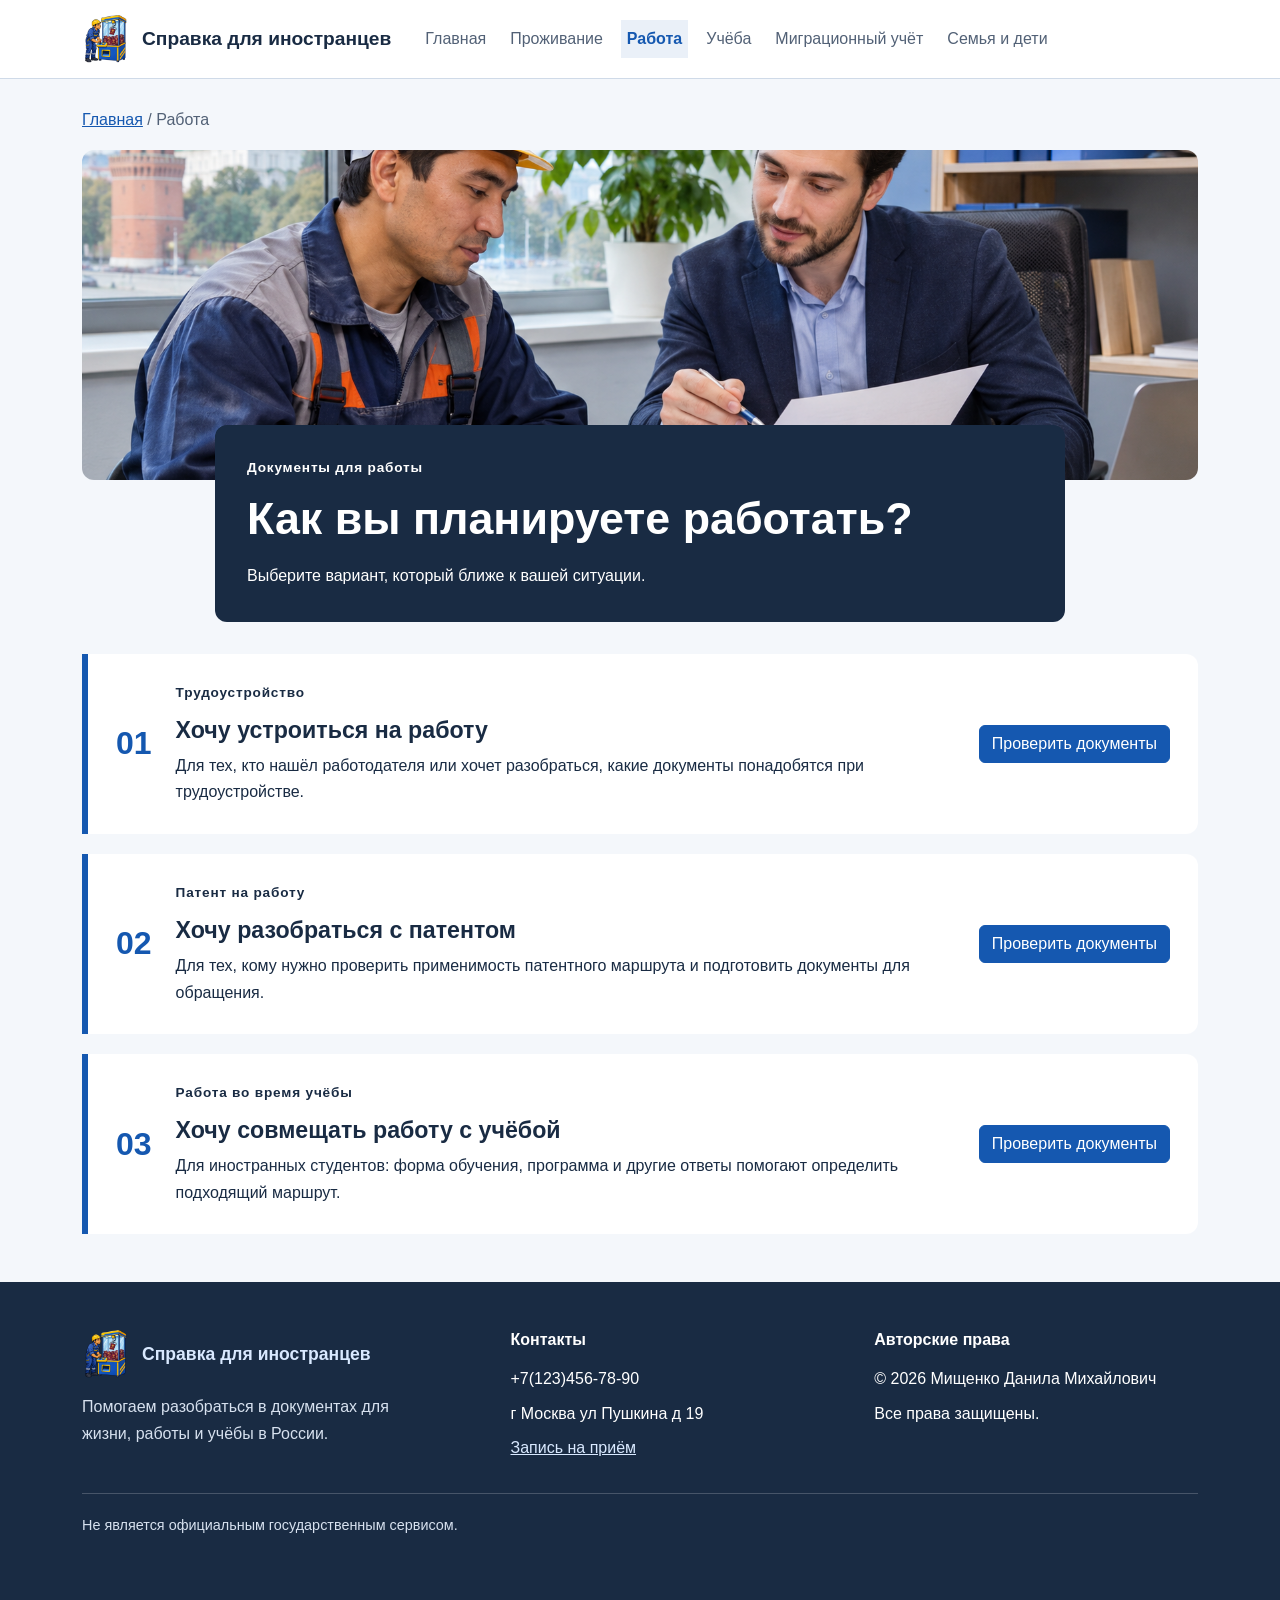
<file: work.html>
<!doctype html>
<html lang="ru">
  <head>
    <meta charset="utf-8" />
    <meta name="viewport" content="width=device-width, initial-scale=1" />
    <meta
      name="description"
      content="Документы для работы. Помощь иностранным гражданам в подготовке документов для проживания, работы и учёбы."
    />
    <title>Документы для работы — Справка для иностранцев</title>
    <link rel="icon" href="images/logo.png" type="image/png" />
    <link
      rel="stylesheet"
      href="https://cdn.jsdelivr.net/npm/bootstrap@5.3.8/dist/css/bootstrap.min.css"
    />
    <link rel="stylesheet" href="css/style.css" />
    <script defer src="js/data.js"></script>
    <script defer src="js/rules.js"></script>
    <script defer src="js/main.js"></script>
  </head>
  <body id="top">
    <a class="skip-link" href="#main">Перейти к содержимому</a>
    <header class="site-header">
      <div class="container site-header__inner">
        <a class="site-header__brand" href="index.html">
          <img class="site-header__logo" src="images/logo.png" width="48" height="48" alt="" />
          <span>Справка для иностранцев</span>
        </a>
        <nav class="site-nav" aria-label="Основная навигация">
          <ul class="site-nav__list">
            <li class="site-nav__item"><a class="site-nav__link" href="index.html">Главная</a></li>
            <li class="site-nav__item">
              <a class="site-nav__link" href="residence.html">Проживание</a>
            </li>
            <li class="site-nav__item">
              <a class="site-nav__link" href="work.html" aria-current="page">Работа</a>
            </li>
            <li class="site-nav__item"><a class="site-nav__link" href="study.html">Учёба</a></li>
            <li class="site-nav__item">
              <a class="site-nav__link" href="registration.html">Миграционный учёт</a>
            </li>
            <li class="site-nav__item">
              <a class="site-nav__link" href="family.html">Семья и дети</a>
            </li>
          </ul>
        </nav>
      </div>
    </header>
    <main id="main" tabindex="-1">
      <section class="container work-cover">
        <p class="breadcrumbs">
          <a href="index.html">Главная</a>
          / Работа
        </p>
        <img
          class="work-cover__image"
          src="images/work.png"
          alt="Работник на консультации по документам"
          width="1400"
          height="500"
        />
        <div class="work-cover__title">
          <p class="page-label">Документы для работы</p>
          <h1>Как вы планируете работать?</h1>
          <p>Выберите вариант, который ближе к вашей ситуации.</p>
        </div>
      </section>
      <section class="container section work-options" aria-label="Варианты трудоустройства">
        <article class="work-option">
          <p class="work-option__number">01</p>
          <div class="work-option__text">
            <p class="page-label">Трудоустройство</p>
            <h2>Хочу устроиться на работу</h2>
            <p>
              Для тех, кто нашёл работодателя или хочет разобраться, какие документы понадобятся при
              трудоустройстве.
            </p>
          </div>
          <a class="btn btn-primary" href="questionnaire.html?card=employment" data-questionnaire>
            Проверить документы
          </a>
        </article>
        <article class="work-option">
          <p class="work-option__number">02</p>
          <div class="work-option__text">
            <p class="page-label">Патент на работу</p>
            <h2>Хочу разобраться с патентом</h2>
            <p>
              Для тех, кому нужно проверить применимость патентного маршрута и подготовить документы
              для обращения.
            </p>
          </div>
          <a class="btn btn-primary" href="questionnaire.html?card=patent" data-questionnaire>
            Проверить документы
          </a>
        </article>
        <article class="work-option">
          <p class="work-option__number">03</p>
          <div class="work-option__text">
            <p class="page-label">Работа во время учёбы</p>
            <h2>Хочу совмещать работу с учёбой</h2>
            <p>
              Для иностранных студентов: форма обучения, программа и другие ответы помогают
              определить подходящий маршрут.
            </p>
          </div>
          <a class="btn btn-primary" href="questionnaire.html?card=student-work" data-questionnaire>
            Проверить документы
          </a>
        </article>
      </section>
    </main>
    <footer class="site-footer">
      <div class="container">
        <div class="site-footer__grid">
          <div>
            <a class="site-footer__brand" href="index.html">
              <img class="site-footer__logo" src="images/logo.png" width="48" height="48" alt="" />
              <span>Справка для иностранцев</span>
            </a>
            <p class="site-footer__description">
              Помогаем разобраться в документах для жизни, работы и учёбы в России.
            </p>
          </div>
          <div>
            <h2 class="site-footer__title">Контакты</h2>
            <p>+7(123)456-78-90</p>
            <p>г Москва ул Пушкина д 19</p>
            <p><a href="index.html#appointment">Запись на приём</a></p>
          </div>
          <div>
            <h2 class="site-footer__title">Авторские права</h2>
            <p>© 2026 Мищенко Данила Михайлович</p>
            <p>Все права защищены.</p>
          </div>
        </div>
        <div class="site-footer__bottom">
          <p>Не является официальным государственным сервисом.</p>
        </div>
      </div>
    </footer>
    <a class="back-to-top" href="#top" aria-label="Вернуться наверх" title="Наверх" hidden>
      <span class="back-to-top__icon" aria-hidden="true"></span>
    </a>
  </body>
</html>
</file>
<file: css/style.css>
/* Общие переменные */
:root {
  --color-bg: #f4f7fb;
  --color-text: #192b43;
  --color-muted: #526176;
  --color-primary: #1558b0;
  --color-border: #cfdae8;
  --color-success: #15613b;
  --radius: 12px;
}
* {
  box-sizing: border-box;
}
html {
  scroll-behavior: smooth;
  scroll-padding-top: 145px;
}
body {
  margin: 0;
  background: var(--color-bg);
  color: var(--color-text);
  font-family: Arial, sans-serif;
  line-height: 1.65;
}
[hidden] {
  display: none !important;
}
h1,
h2,
h3 {
  line-height: 1.25;
  font-weight: 700;
}
h1 {
  max-width: 800px;
  margin-bottom: 24px;
  font-size: clamp(2rem, 4vw, 3.5rem);
}
h2 {
  font-size: 1.8rem;
}
a {
  color: var(--color-primary);
}
:where(a, button, input, select, summary):focus-visible {
  outline: 3px solid #ad4500 !important;
  outline-offset: 4px;
}
main:focus {
  outline: none;
}
.skip-link {
  position: fixed;
  top: -100px;
  left: 12px;
  z-index: 2000;
  padding: 12px;
  background: white;
}
.skip-link:focus {
  top: 12px;
}

/* Шапка и меню */
.site-header {
  position: sticky;
  top: 0;
  z-index: 10;
  background: white;
  border-bottom: 1px solid var(--color-border);
}
.site-header__inner {
  display: flex;
  flex-wrap: wrap;
  align-items: center;
  gap: 8px 24px;
  padding-top: 12px;
  padding-bottom: 12px;
}
.site-header__brand {
  color: var(--color-text);
  font-size: 1.2rem;
  font-weight: 700;
  text-decoration: none;
}
.site-nav {
  flex: 1 1 600px;
  min-width: 0;
}
.site-nav__list {
  display: flex;
  flex-direction: row;
  gap: 12px;
  margin: 0;
  padding: 8px 4px;
  overflow-x: auto;
  list-style: none;
}
.site-nav__item {
  flex-shrink: 0;
}
.site-nav__link {
  display: block;
  padding: 6px;
  color: var(--color-muted);
  text-decoration: none;
  white-space: nowrap;
}
.site-nav__link:hover {
  color: var(--color-primary);
  background: #eaf0f8;
}

/* Главная и карточки */
.hero {
  padding-top: 48px;
  padding-bottom: 32px;
}
.hero__text {
  color: var(--color-muted);
  font-size: 1.15rem;
}
.section {
  padding-bottom: 48px;
}
.section__description {
  margin-bottom: 24px;
  color: var(--color-muted);
}
.btn-primary {
  --bs-btn-bg: var(--color-primary);
  --bs-btn-border-color: var(--color-primary);
  --bs-btn-hover-bg: #104488;
  --bs-btn-hover-border-color: #104488;
}
.button {
  min-height: 44px;
  margin: 8px 8px 0 0;
  padding: 10px 18px;
}
.button:disabled {
  cursor: not-allowed;
}
.guide-card {
  height: 100%;
  border: 1px solid var(--color-border);
  border-radius: var(--radius);
}
.guide-card .card-body {
  display: flex;
  flex-direction: column;
  gap: 16px;
  padding: 24px;
}
.guide-card__title {
  margin: 0;
  font-size: 1.2rem;
}
.guide-card__description {
  flex: 1;
  margin: 0;
  color: var(--color-muted);
}
.guide-card .btn {
  align-self: flex-start;
}
.guide-card:hover,
.guide-card:focus-within,
.guide-card--active {
  border-color: var(--color-primary);
  box-shadow: 0 4px 16px #192b4310;
}

/* Анкета и документы */
.questionnaire {
  margin-top: 24px;
  padding: clamp(16px, 3vw, 32px);
  border: 2px solid var(--color-primary);
  border-radius: var(--radius);
  background: white;
}
.questionnaire__header {
  display: flex;
  justify-content: space-between;
  align-items: flex-start;
  gap: 16px;
  margin-bottom: 24px;
}
.questionnaire h3 {
  font-size: 1.5rem;
}
fieldset {
  min-width: 0;
}
legend {
  font-size: 1.1rem;
  font-weight: 700;
}
.form-label {
  font-weight: 600;
}
.form-select {
  min-height: 44px;
  background-image: none;
  appearance: auto;
  padding-right: 12px;
}
.document-list {
  margin-top: 24px;
  padding: 20px;
  border: 1px solid var(--color-border);
  border-radius: var(--radius);
}
.document-list__item {
  display: flex;
  justify-content: space-between;
  align-items: center;
  gap: 16px;
  padding: 12px 0;
}
.document-list__item label {
  flex: 1;
}
.document-list__item select {
  width: 100px;
  flex-shrink: 0;
}

/* Результат */
.result {
  margin-top: 24px;
  padding-top: 24px;
  border-top: 1px solid var(--color-border);
}
.result__progress {
  display: block;
  width: 100%;
  height: 1rem;
  margin-bottom: 1rem;
  accent-color: var(--color-primary);
}
.result__missing {
  margin-bottom: 1rem;
  padding: 1rem;
  border: 1px solid #ccd9e8;
  border-radius: var(--radius);
}
.result__item {
  padding: 16px 0;
  border-bottom: 1px solid var(--color-border);
}
.result__item h5 {
  font-size: 1rem;
  font-weight: 700;
}
.result__item p {
  margin-bottom: 8px;
}
.result__state {
  font-weight: 700;
}
.result__item--ready .result__state {
  color: var(--color-success);
}
#result-notes p:last-child {
  margin-bottom: 0;
}

/* Вопросы, инструкция и подвал */
.faq details {
  margin-top: 12px;
  padding: 18px;
  border: 1px solid var(--color-border);
  border-radius: var(--radius);
  background: white;
}
.faq summary {
  cursor: pointer;
  list-style: none;
  font-weight: 600;
}
.faq summary::marker {
  content: '';
}
.faq summary::-webkit-details-marker {
  display: none;
}
.faq details p {
  margin: 12px 0 0;
}
.glossary__grid {
  display: grid;
  grid-template-columns: repeat(5, minmax(0, 1fr));
  align-items: start;
  gap: 8px;
}
.glossary__grid details {
  margin: 0;
  padding: 0;
  overflow-wrap: anywhere;
}
.glossary__grid summary {
  padding: 10px 12px;
}
.glossary__grid details p {
  margin: 0;
  padding: 0 12px 12px;
}
@media (max-width: 991px) {
  .glossary__grid {
    grid-template-columns: repeat(3, minmax(0, 1fr));
  }
}
@media (max-width: 575px) {
  .glossary__grid {
    grid-template-columns: repeat(2, minmax(0, 1fr));
  }
}
.help-dialog {
  max-width: min(560px, 92vw);
  padding: 28px;
  border: 0;
  border-radius: var(--radius);
  color: var(--color-text);
}
.help-dialog::backdrop {
  background: #192b4380;
}
.back-to-top {
  position: fixed;
  right: 24px;
  bottom: 24px;
  z-index: 20;
  display: flex;
  align-items: center;
  justify-content: center;
  width: 44px;
  height: 44px;
  border-radius: 50%;
  background: var(--color-primary);
  color: white;
  font-size: 1.45rem;
  text-decoration: none;
  box-shadow: 0 4px 16px #192b4326;
}
.back-to-top__icon {
  width: 12px;
  height: 12px;
  border-top: 2px solid currentColor;
  border-right: 2px solid currentColor;
  transform: translateY(3px) rotate(-45deg);
}
.back-to-top:active {
  transform: translateY(1px);
}
.site-footer {
  padding: 28px 0 96px;
  background: var(--color-text);
  color: white;
}
.site-footer p {
  margin: 0;
}
@media (max-width: 575px) {
  .questionnaire__header {
    flex-direction: column;
  }
  .document-list__item {
    align-items: flex-start;
  }
  .back-to-top {
    right: 16px;
    bottom: 16px;
  }
}
@media (prefers-reduced-motion: reduce) {
  html {
    scroll-behavior: auto;
  }
}

/* Изображения и страницы */
.site-header__brand {
  display: flex;
  align-items: center;
  gap: 12px;
}
.site-header__logo {
  width: 48px;
  height: 48px;
  object-fit: contain;
}
.site-nav__link[aria-current='page'] {
  color: var(--color-primary);
  font-weight: 700;
  background: #eaf0f8;
}
.directory-card {
  height: 100%;
  overflow: hidden;
  border: 1px solid var(--color-border);
  border-radius: var(--radius);
}
.directory-card__image {
  display: block;
  width: 100%;
  height: 220px;
  object-fit: cover;
}
.directory-card__image--document {
  object-fit: contain;
  background: #e8eef6;
}
.directory-card .card-body {
  display: flex;
  flex-direction: column;
  gap: 12px;
  padding: 24px;
}
.directory-card h3 {
  font-size: 1.25rem;
}
.directory-card p {
  flex: 1;
  color: var(--color-muted);
}
.directory-card .btn {
  align-self: flex-start;
}
.section-hero {
  padding-top: 40px;
}
.section-hero__image {
  display: block;
  width: 100%;
  height: 350px;
  object-fit: cover;
  border-radius: var(--radius);
}
.section-hero__image--document {
  object-fit: contain;
  background: #e8eef6;
}
.breadcrumbs {
  color: var(--color-muted);
}
.questionnaire-page {
  padding-top: 32px;
}
.questionnaire h1 {
  font-size: clamp(1.6rem, 3vw, 2.4rem);
}
.site-footer__name {
  font-size: 1.15rem;
  font-weight: 700;
}
.site-footer p + p {
  margin-top: 8px;
}
@media (max-width: 575px) {
  html {
    scroll-padding-top: 175px;
  }
  .site-header__logo {
    width: 40px;
    height: 40px;
  }
  .site-header__brand {
    font-size: 1.1rem;
  }
  .section-hero__image {
    height: 300px;
  }
}

/* Запись на приём */
.hero__description {
  max-width: 900px;
}
.appointment {
  padding: clamp(20px, 4vw, 36px);
  border: 1px solid var(--color-border);
  border-radius: var(--radius);
  background: white;
}
.appointment__contacts {
  padding: 24px;
  border-radius: var(--radius);
  background: #eaf0f8;
}
.appointment__contacts h3 {
  font-size: 1.1rem;
}
.appointment__phone {
  display: inline-block;
  margin: 8px 0 16px;
  font-size: clamp(1rem, 2vw, 1.35rem);
  font-weight: 700;
  overflow-wrap: anywhere;
}

/* Страницы */
.page-intro {
  padding-top: 40px;
  padding-bottom: 32px;
}
.page-label {
  margin-bottom: 12px;
  font-size: 0.85rem;
  font-weight: 700;
  letter-spacing: 0.06em;
}
.residence-layout {
  display: grid;
  grid-template-columns: 240px minmax(0, 1fr);
  gap: 28px;
  align-items: start;
}
.residence-menu {
  display: flex;
  flex-direction: column;
  gap: 8px;
  position: sticky;
  top: 145px;
  padding: 12px;
  border: 1px solid var(--color-border);
  border-radius: var(--radius);
  background: white;
}
.residence-menu__button {
  padding: 16px;
  border: 0;
  border-radius: 8px;
  background: transparent;
  color: var(--color-text);
  text-align: left;
  font: inherit;
}
.residence-menu__button:hover {
  background: #eaf0f8;
}
.residence-menu__button[aria-pressed='true'] {
  background: var(--color-primary);
  color: white;
}
.residence-panel {
  display: grid;
  grid-template-columns: minmax(0, 1fr) minmax(200px, 0.8fr);
  gap: 28px;
  padding: 32px;
  border-radius: var(--radius);
  background: white;
  border: 1px solid var(--color-border);
}
.residence-panel__text {
  align-self: center;
}
.residence-panel__text h2 {
  margin-bottom: 20px;
}
.residence-panel__photo {
  width: 100%;
  height: 420px;
  object-fit: contain;
  background: #edf2f8;
  border-radius: 8px;
}
.work-cover {
  padding-top: 28px;
}
.work-cover__image {
  width: 100%;
  height: 330px;
  object-fit: cover;
  object-position: center 40%;
  border-radius: var(--radius);
}
.work-cover__title {
  position: relative;
  max-width: 850px;
  margin: -55px auto 32px;
  padding: 32px;
  background: var(--color-text);
  color: white;
  border-radius: var(--radius);
}
.work-cover__title h1 {
  margin-bottom: 16px;
  font-size: clamp(2rem, 3.5vw, 3rem);
}
.work-cover__title p:last-child {
  margin-bottom: 0;
}
.work-options {
  display: flex;
  flex-direction: column;
  gap: 20px;
}
.work-option {
  display: flex;
  align-items: center;
  gap: 24px;
  padding: 28px;
  border-left: 6px solid var(--color-primary);
  border-radius: 0 var(--radius) var(--radius) 0;
  background: white;
}
.work-option__number {
  margin: 0;
  color: var(--color-primary);
  font-size: 2rem;
  font-weight: 700;
}
.work-option__text {
  flex: 1;
}
.work-option__text h2 {
  font-size: 1.45rem;
}
.work-option__text p:last-child {
  margin-bottom: 0;
}
.work-option > .btn {
  flex-shrink: 0;
}
.study-intro {
  padding-top: 32px;
}
.study-intro__grid {
  display: grid;
  grid-template-columns: 1fr 1fr;
  gap: 48px;
  align-items: center;
}
.study-intro__grid img {
  width: 100%;
  height: 330px;
  object-fit: cover;
  border-radius: 80px 12px 80px 12px;
}
.study-timeline {
  position: relative;
  margin: 48px 0 0;
  padding: 0;
  list-style: none;
}
.study-timeline::before {
  content: '';
  position: absolute;
  top: 0;
  bottom: 0;
  left: 50%;
  width: 2px;
  background: #b8cce6;
}
.study-step {
  position: relative;
  width: calc(50% - 28px);
  margin-bottom: 28px;
  padding: 28px;
  border: 1px solid var(--color-border);
  border-radius: var(--radius);
  background: white;
}
.study-step:nth-child(even) {
  margin-left: auto;
}
.study-step__number {
  color: var(--color-primary);
  font-weight: 700;
}
.study-step h2 {
  font-size: 1.5rem;
}
.registration-banner {
  display: block;
  width: 100%;
  height: 230px;
  object-fit: cover;
  border-radius: var(--radius);
  margin-top: 24px;
}
.registration-board {
  display: flex;
  flex-direction: column;
  gap: 24px;
}
.registration-scenario {
  display: grid;
  grid-template-columns: minmax(0, 1fr) minmax(0, 0.8fr);
  gap: 40px;
  padding: 36px;
  border-radius: var(--radius);
  background: white;
  border: 1px solid var(--color-border);
}
.registration-scenario--1 {
  background: var(--color-primary);
  color: white;
  border: 0;
}
.registration-scenario--3 {
  background: #fff5dc;
}
.registration-scenario h2 {
  font-size: 1.8rem;
}
.registration-scenario__steps {
  align-self: center;
  margin: 0;
  padding-left: 24px;
}
.registration-scenario__steps li + li {
  margin-top: 16px;
}
.family-switch {
  display: flex;
  gap: 12px;
  flex-wrap: wrap;
}
.family-switch a {
  padding: 8px 16px;
  border: 1px solid var(--color-border);
  border-radius: 24px;
  text-decoration: none;
  background: white;
}
.family-layout {
  display: grid;
  grid-template-columns: minmax(0, 0.9fr) minmax(0, 1.1fr);
  gap: 24px;
  align-items: stretch;
}
.family-zone {
  padding: 32px;
  border-radius: var(--radius);
}
.family-zone--adults {
  background: var(--color-text);
  color: white;
}
.family-zone--adults img {
  display: block;
  width: 100%;
  height: 250px;
  object-fit: cover;
  margin-top: 28px;
  border-radius: 8px;
}
.family-zone--children {
  background: #f9eddb;
}
.family-zone h2 {
  font-size: 1.7rem;
  margin-bottom: 24px;
}
.family-child {
  padding: 24px;
  border-radius: 8px;
  background: white;
}
.family-child + .family-child {
  margin-top: 20px;
}
.family-child h3 {
  font-size: 1.25rem;
}

/* Подвал */
.site-footer {
  padding: 48px 0 72px;
}
.site-footer__grid {
  display: grid;
  grid-template-columns: 1.2fr 1fr 1fr;
  gap: 40px;
}
.site-footer__brand {
  display: flex;
  align-items: center;
  gap: 12px;
  color: white;
  font-size: 1.1rem;
  font-weight: 700;
  text-decoration: none;
}
.site-footer__logo {
  width: 48px;
  height: 48px;
  object-fit: contain;
}
.site-footer__description {
  margin-top: 16px !important;
  max-width: 340px;
  color: #d7e1ef;
}
.site-footer__title {
  margin: 0 0 16px;
  font-size: 1rem;
}
.site-footer a {
  color: #d9e9ff;
}
.site-footer__bottom {
  margin-top: 32px;
  padding-top: 20px;
  border-top: 1px solid #ffffff33;
  color: #d7e1ef;
  font-size: 0.9rem;
}

@media (max-width: 991px) {
  .residence-layout {
    grid-template-columns: 1fr;
  }
  .residence-menu {
    position: static;
    flex-direction: row;
    flex-wrap: wrap;
  }
  .work-option {
    flex-wrap: wrap;
  }
  .work-option__text {
    flex-basis: calc(100% - 80px);
  }
  .study-intro__grid {
    gap: 24px;
  }
  .family-layout {
    grid-template-columns: 1fr;
  }
  .site-footer__grid {
    grid-template-columns: 1fr 1fr;
    gap: 28px;
  }
}
@media (max-width: 575px) {
  .residence-panel,
  .study-intro__grid,
  .registration-scenario,
  .site-footer__grid {
    grid-template-columns: 1fr;
  }
  .residence-panel,
  .work-option,
  .registration-scenario,
  .family-zone {
    padding: 22px;
  }
  .residence-menu__button {
    padding: 10px;
  }
  .residence-panel__photo {
    height: 320px;
  }
  .work-cover__image {
    height: 240px;
  }
  .work-cover__title {
    margin: -24px 12px 24px;
    padding: 24px;
  }
  .work-option {
    gap: 16px;
  }
  .work-option__text {
    flex-basis: calc(100% - 60px);
  }
  .study-intro__grid img {
    height: 240px;
  }
  .study-timeline::before {
    left: 0;
  }
  .study-step {
    width: calc(100% - 20px);
    margin-left: 20px;
    padding: 24px;
  }
  .study-step:nth-child(even) {
    margin-left: 20px;
  }
  .registration-scenario {
    gap: 24px;
  }
  .registration-banner {
    height: 190px;
  }
}
</file>
